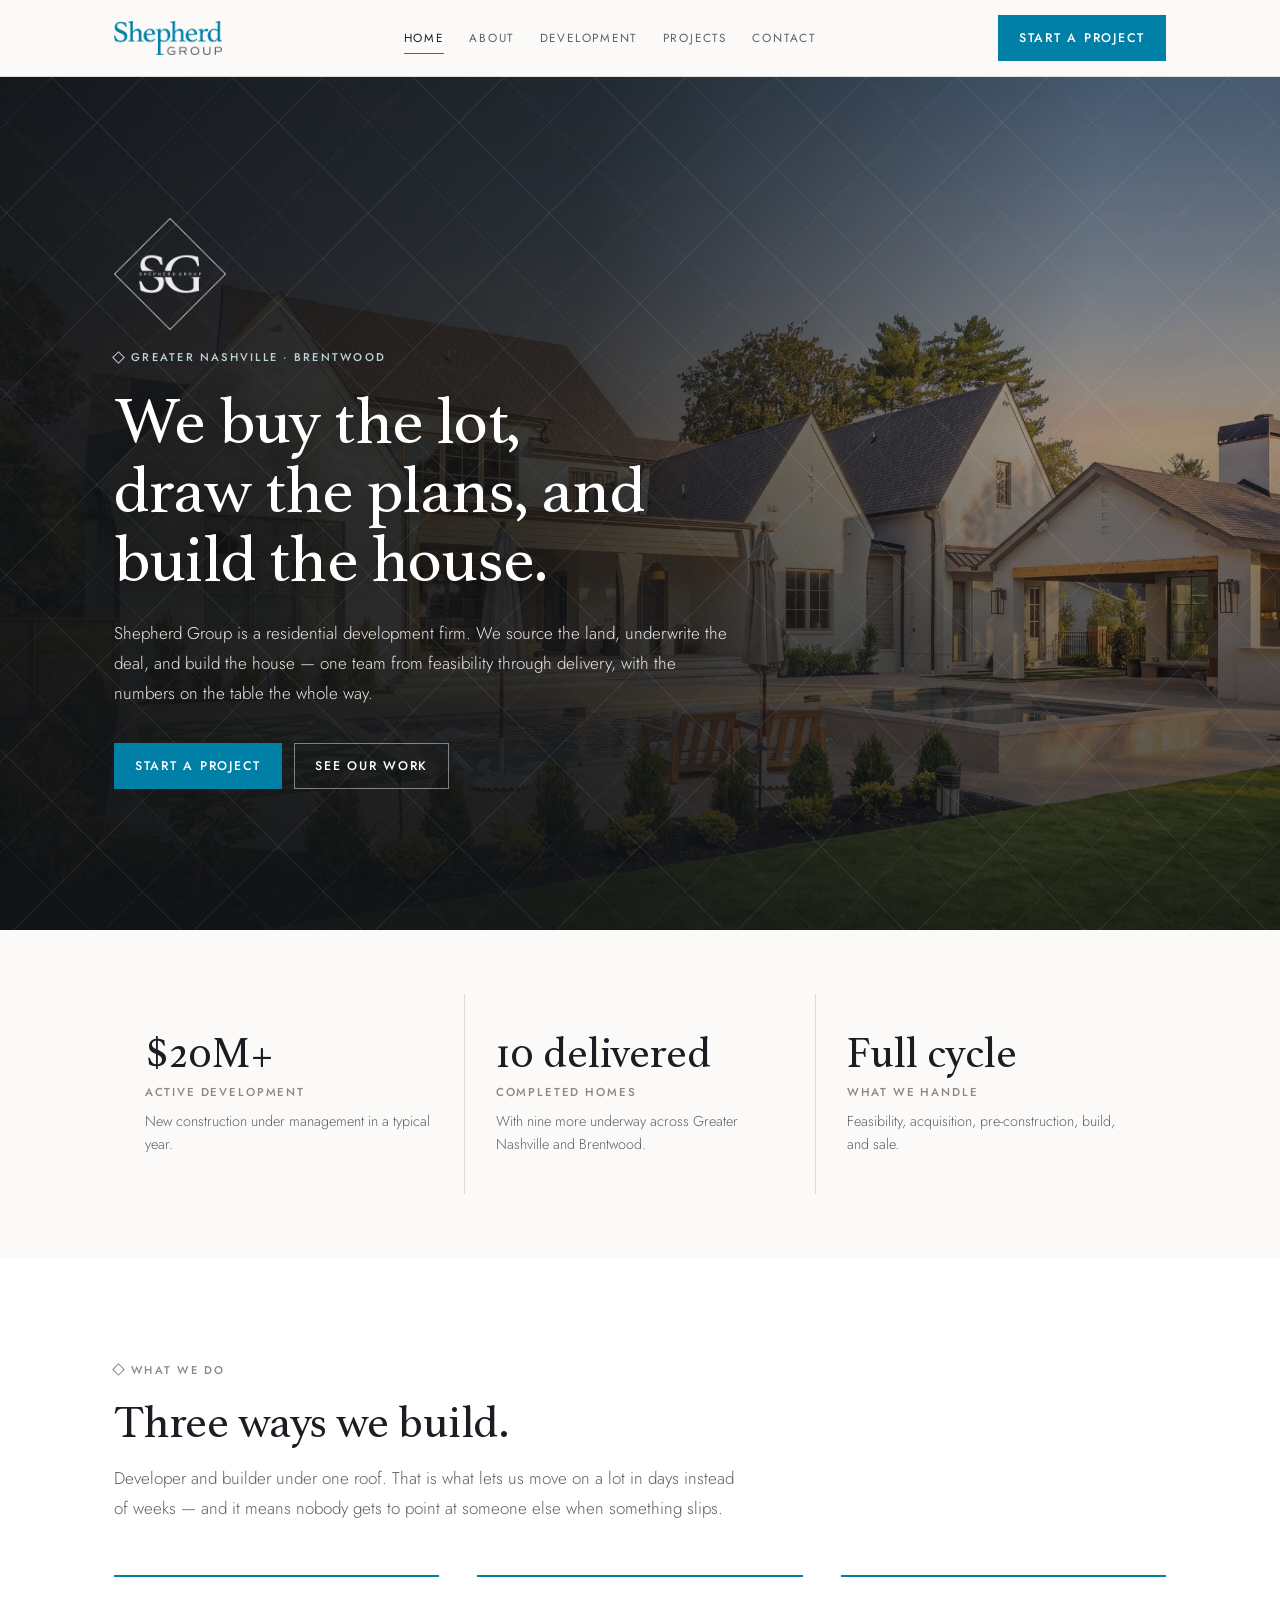
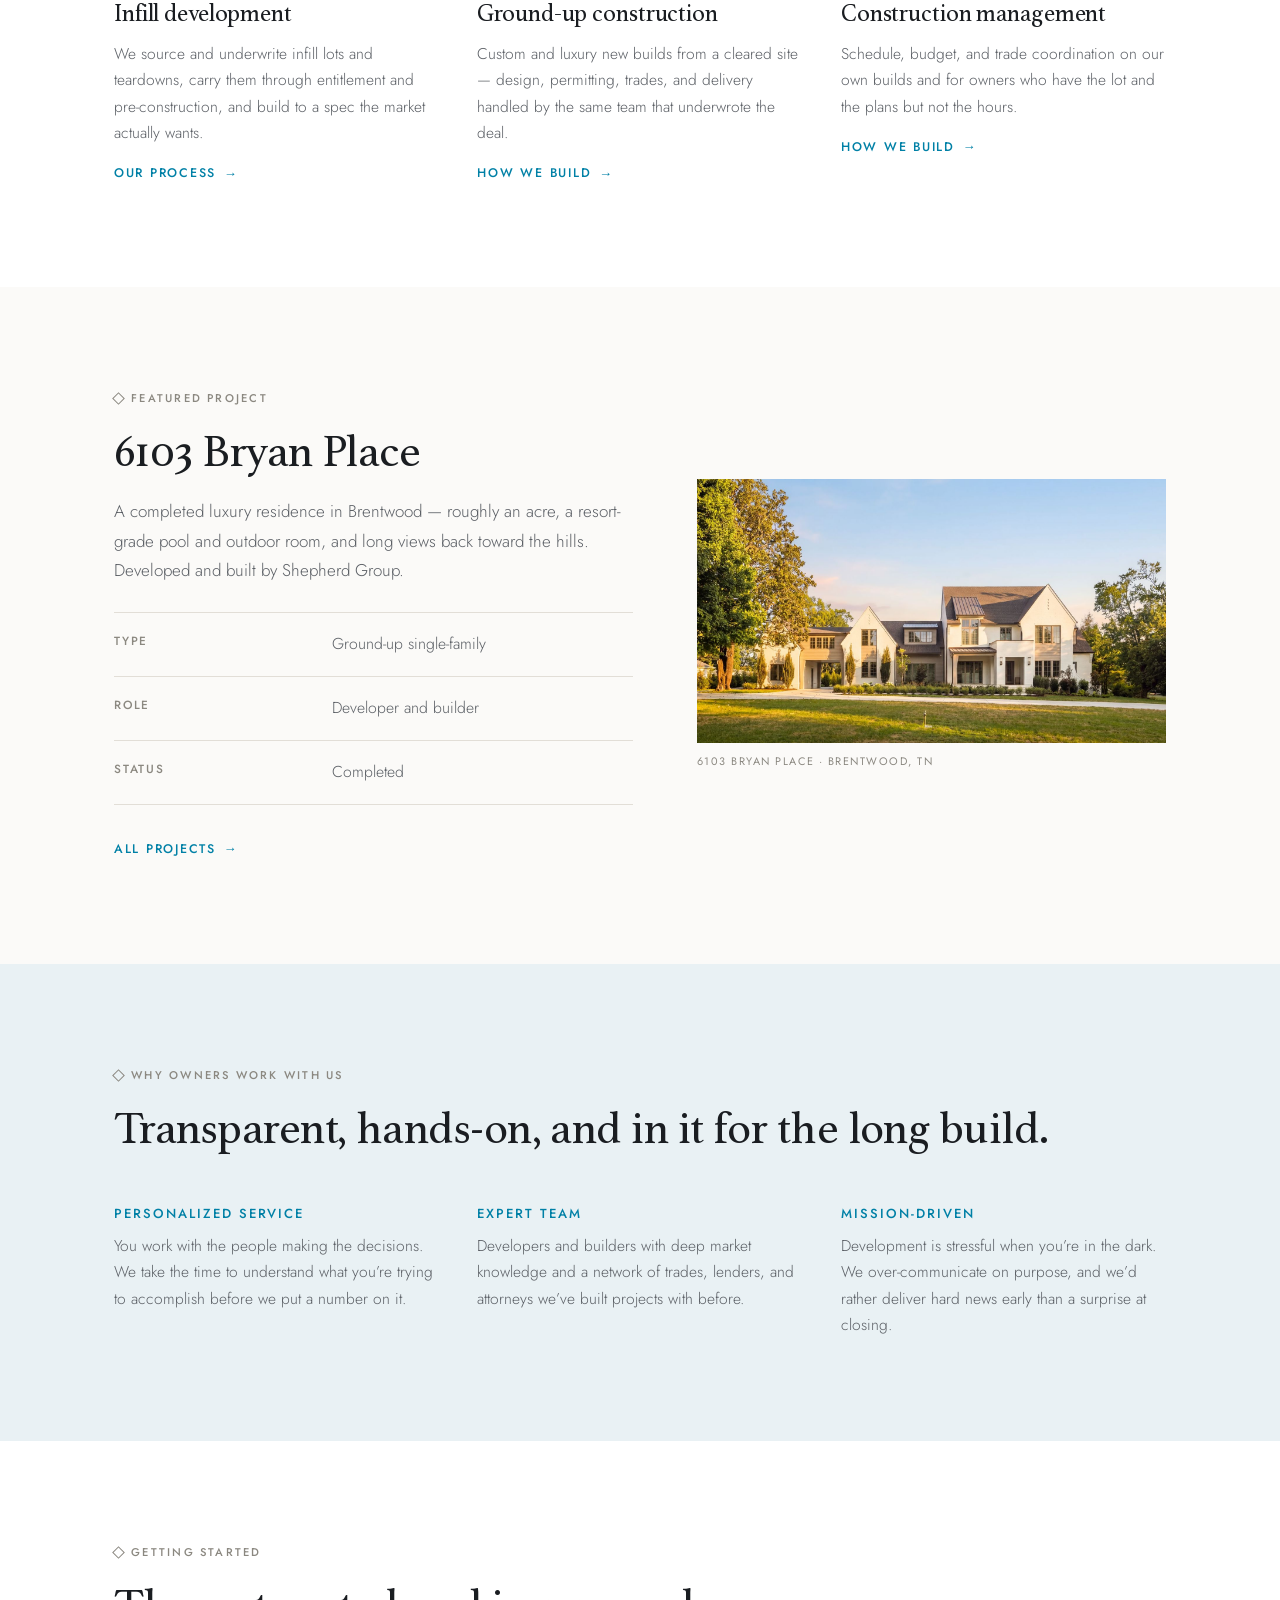
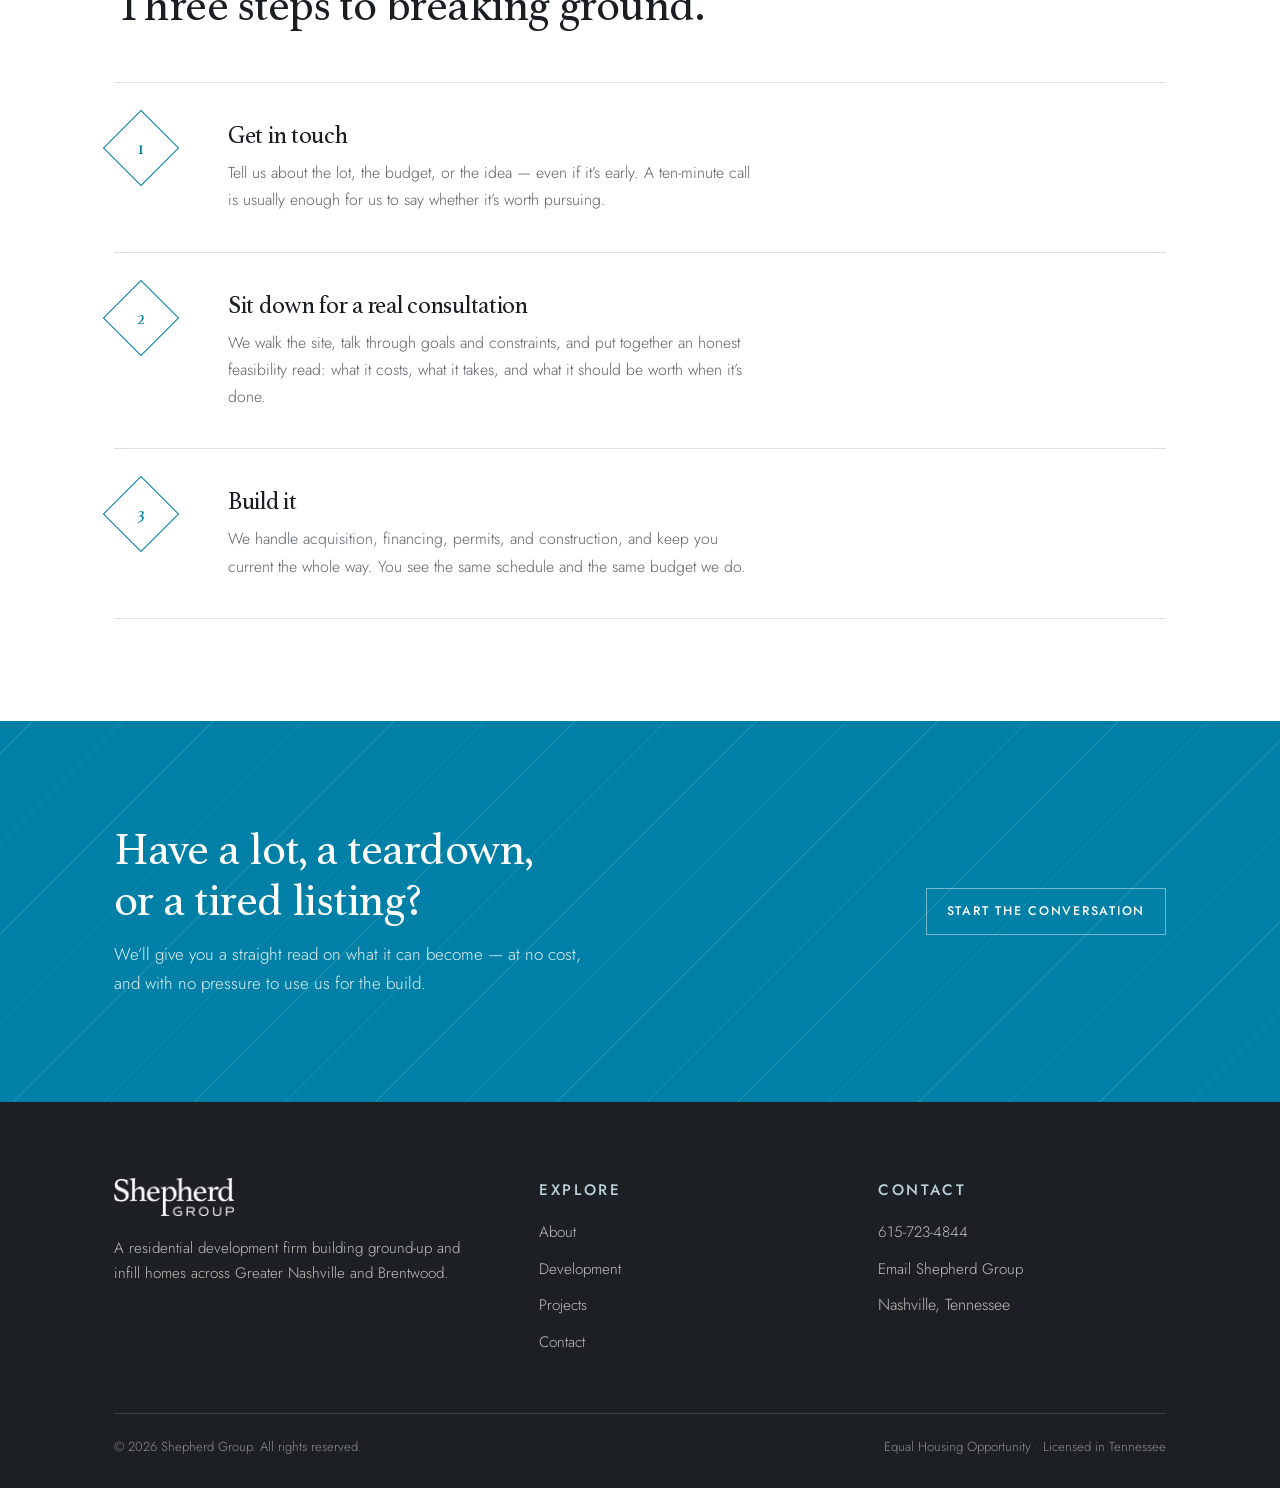
<file: index.html>
<!doctype html>
<html lang="en">
<head>
<meta charset="utf-8">
<meta name="viewport" content="width=device-width,initial-scale=1">
<title>Shepherd Group | Residential Development in Nashville &amp; Brentwood</title>
<meta name="description" content="Shepherd Group is a residential development firm building ground-up and infill homes across Greater Nashville and Brentwood, Tennessee.">
<link rel="canonical" href="https://shepherdgroupre.com/">
<meta property="og:title" content="Shepherd Group | Residential Development in Nashville &amp; Brentwood">
<meta property="og:description" content="Shepherd Group is a residential development firm building ground-up and infill homes across Greater Nashville and Brentwood, Tennessee.">
<meta property="og:type" content="website">
<meta property="og:image" content="https://shepherdgroupre.com/photos/bryan-hero.jpg">
<meta property="og:url" content="https://shepherdgroupre.com/">
<meta name="twitter:card" content="summary_large_image">
<link rel="preconnect" href="https://fonts.googleapis.com">
<link rel="preconnect" href="https://fonts.gstatic.com" crossorigin>
<link rel="stylesheet" href="https://fonts.googleapis.com/css2?family=Jost:wght@300;400;500;600&display=swap">
<link rel="stylesheet" href="styles.css">
</head>
<body>

<header class="site-head">
  <div class="head-inner">
    <a class="brand" href="index.html" aria-label="Shepherd Group — home">
      <img class="mark-light" src="assets/wordmark-ocean.png" alt="Shepherd Group">
      <img class="mark-dark" src="assets/wordmark-white.png" alt="Shepherd Group">
    </a>
    <button class="nav-toggle" id="navToggle" aria-expanded="false" aria-controls="siteNav">Menu</button>
    <nav class="nav" id="siteNav">
      <a href="index.html" aria-current="page">Home</a>
      <a href="about.html">About</a>
      <a href="development.html">Development</a>
      <a href="projects.html">Projects</a>
      <a href="contact.html">Contact</a>
    </nav>
    <div class="head-cta"><a class="btn" href="contact.html">Start a project</a></div>
  </div>
</header>



<main id="main">
  <div class="hero">
    <div class="hero-inner">
      <div class="hero-grid">
        <div>
          <img class="hero-mark" src="assets/diamond-white.png" alt="">
          <p class="eyebrow on-dark">Greater Nashville &middot; Brentwood</p>
          <h1>We buy the lot, draw the plans, and build the house.</h1>
          <p class="prose on-dark">Shepherd Group is a residential development firm. We source the land, underwrite the deal, and build the house &mdash; one team from feasibility through delivery, with the numbers on the table the whole way.</p>
          <div class="btn-row">
            <a class="btn" href="contact.html">Start a project</a>
            <a class="btn btn--on-dark" href="projects.html">See our work</a>
          </div>
        </div>
      </div>
    </div>
  </div>

  <div class="band--tight">
    <div class="wrap">
      <div class="stats">
        <div class="stat">
          <span class="stat-fig">$20M+</span>
          <span class="stat-lab">Active development</span>
          <span class="stat-note">New construction under management in a typical year.</span>
        </div>
        <div class="stat">
          <span class="stat-fig">10 delivered</span>
          <span class="stat-lab">Completed homes</span>
          <span class="stat-note">With nine more underway across Greater Nashville and Brentwood.</span>
        </div>
        <div class="stat">
          <span class="stat-fig">Full cycle</span>
          <span class="stat-lab">What we handle</span>
          <span class="stat-note">Feasibility, acquisition, pre-construction, build, and sale.</span>
        </div>
      </div>
    </div>
  </div>

  <div class="band surface">
    <div class="wrap">
      <div class="head-block">
        <p class="eyebrow">What we do</p>
        <h2>Three ways we build.</h2>
        <p class="prose">Developer and builder under one roof. That is what lets us move on a lot in days instead of weeks &mdash; and it means nobody gets to point at someone else when something slips.</p>
      </div>
      <div class="cols cols-3">
        <div class="pillar">
          <h3>Infill development</h3>
          <p>We source and underwrite infill lots and teardowns, carry them through entitlement and pre-construction, and build to a spec the market actually wants.</p>
          <a class="textlink" href="development.html">Our process</a>
        </div>
        <div class="pillar">
          <h3>Ground-up construction</h3>
          <p>Custom and luxury new builds from a cleared site &mdash; design, permitting, trades, and delivery handled by the same team that underwrote the deal.</p>
          <a class="textlink" href="development.html">How we build</a>
        </div>
        <div class="pillar">
          <h3>Construction management</h3>
          <p>Schedule, budget, and trade coordination on our own builds and for owners who have the lot and the plans but not the hours.</p>
          <a class="textlink" href="development.html">How we build</a>
        </div>
      </div>
    </div>
  </div>

  <div class="band">
    <div class="wrap">
      <div class="split">
        <div>
          <p class="eyebrow">Featured project</p>
          <h2 style="margin-block:18px 20px">6103 Bryan Place</h2>
          <p class="prose">A completed luxury residence in Brentwood &mdash; roughly an acre, a resort-grade pool and outdoor room, and long views back toward the hills. Developed and built by Shepherd Group.</p>
          <dl style="margin:26px 0 30px">
            <div class="spec"><dt>Type</dt><dd>Ground-up single-family</dd></div>
            <div class="spec"><dt>Role</dt><dd>Developer and builder</dd></div>
            <div class="spec"><dt>Status</dt><dd>Completed</dd></div>
          </dl>
          <a class="textlink" href="projects.html">All projects</a>
        </div>
        <div>
          <figure class="ph">
            <img class="shot shot--wide" src="photos/bryan-front.jpg" alt="6103 Bryan Place, Brentwood — front elevation at golden hour" loading="lazy">
            <figcaption>6103 Bryan Place &middot; Brentwood, TN</figcaption>
          </figure>
        </div>
      </div>
    </div>
  </div>

  <div class="band surface-tint">
    <div class="wrap">
      <div class="head-block">
        <p class="eyebrow">Why owners work with us</p>
        <h2>Transparent, hands-on, and in it for the long build.</h2>
      </div>
      <div class="cols cols-3">
        <div class="feature">
          <h4>Personalized service</h4>
          <p>You work with the people making the decisions. We take the time to understand what you&rsquo;re trying to accomplish before we put a number on it.</p>
        </div>
        <div class="feature">
          <h4>Expert team</h4>
          <p>Developers and builders with deep market knowledge and a network of trades, lenders, and attorneys we&rsquo;ve built projects with before.</p>
        </div>
        <div class="feature">
          <h4>Mission-driven</h4>
          <p>Development is stressful when you&rsquo;re in the dark. We over-communicate on purpose, and we&rsquo;d rather deliver hard news early than a surprise at closing.</p>
        </div>
      </div>
    </div>
  </div>

  <div class="band surface">
    <div class="wrap">
      <div class="head-block">
        <p class="eyebrow">Getting started</p>
        <h2>Three steps to breaking ground.</h2>
      </div>
      <div class="steps">
        <div class="step">
          <div class="step-num"><span>1</span></div>
          <div>
            <h3>Get in touch</h3>
            <p>Tell us about the lot, the budget, or the idea &mdash; even if it&rsquo;s early. A ten-minute call is usually enough for us to say whether it&rsquo;s worth pursuing.</p>
          </div>
        </div>
        <div class="step">
          <div class="step-num"><span>2</span></div>
          <div>
            <h3>Sit down for a real consultation</h3>
            <p>We walk the site, talk through goals and constraints, and put together an honest feasibility read: what it costs, what it takes, and what it should be worth when it&rsquo;s done.</p>
          </div>
        </div>
        <div class="step">
          <div class="step-num"><span>3</span></div>
          <div>
            <h3>Build it</h3>
            <p>We handle acquisition, financing, permits, and construction, and keep you current the whole way. You see the same schedule and the same budget we do.</p>
          </div>
        </div>
      </div>
    </div>
  </div>

  <div class="band ocean-band">
    <div class="wrap">
      <div class="cta-row">
        <div>
          <h2>Have a lot, a teardown, or a tired listing?</h2>
          <p class="prose" style="margin-top:14px">We&rsquo;ll give you a straight read on what it can become &mdash; at no cost, and with no pressure to use us for the build.</p>
        </div>
        <a class="btn btn--on-dark" href="contact.html">Start the conversation</a>
      </div>
    </div>
  </div>
</main>

<footer class="site-foot">
  <div class="wrap">
    <div class="foot-grid">
      <div>
        <img class="foot-mark" src="assets/wordmark-white.png" alt="Shepherd Group">
        <p>A residential development firm building ground-up and infill homes across Greater Nashville and Brentwood.</p>
      </div>
      <div>
        <p class="foot-h">Explore</p>
        <ul class="foot-links">
          <li><a href="about.html">About</a></li>
          <li><a href="development.html">Development</a></li>
          <li><a href="projects.html">Projects</a></li>
          <li><a href="contact.html">Contact</a></li>
        </ul>
      </div>
      <div>
        <p class="foot-h">Contact</p>
        <ul class="foot-links">
          <li><a href="tel:+16157234844">615-723-4844</a></li>
          <li><a href="mailto:blake.barker@shepherdgroupre.com">Email Shepherd Group</a></li>
          <li>Nashville, Tennessee</li>
        </ul>
      </div>
    </div>
    <div class="foot-base">
      <span>&copy; 2026 Shepherd Group. All rights reserved.</span>
      <span>Equal Housing Opportunity &middot; Licensed in Tennessee</span>
    </div>
  </div>
</footer>

<script>
(function(){
  var nav=document.getElementById("siteNav"), toggle=document.getElementById("navToggle");
  if(toggle&&nav){
    toggle.addEventListener("click",function(){
      var open=nav.classList.toggle("open");
      toggle.setAttribute("aria-expanded",open?"true":"false");
    });
  }
  var form=document.getElementById("contactForm"), status=document.getElementById("formStatus");
  if(form&&status){
    form.addEventListener("submit",function(e){
      e.preventDefault();
      status.textContent="This form isn't connected yet. In the meantime, call 615-723-4844 or email blake.barker@shepherdgroupre.com.";
      status.classList.add("show");
    });
  }
})();
</script>
</body>
</html>
</file>
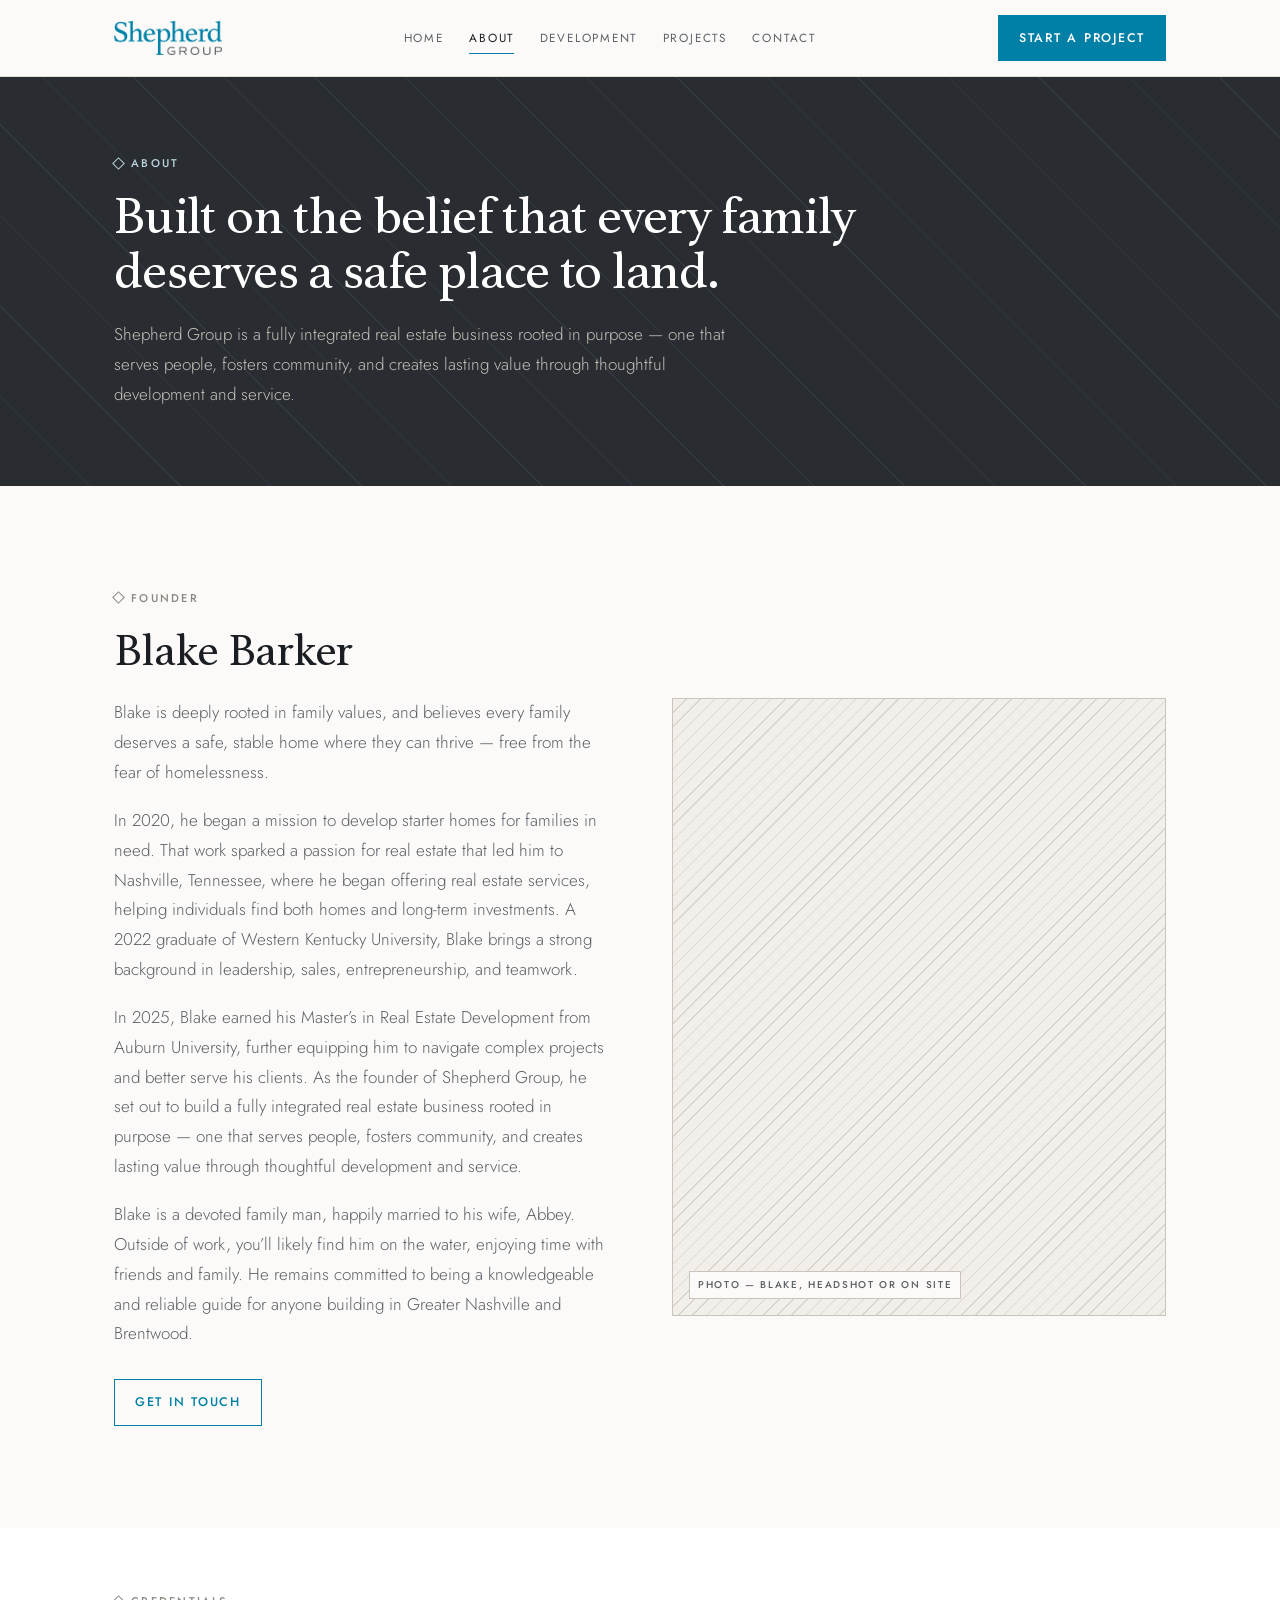
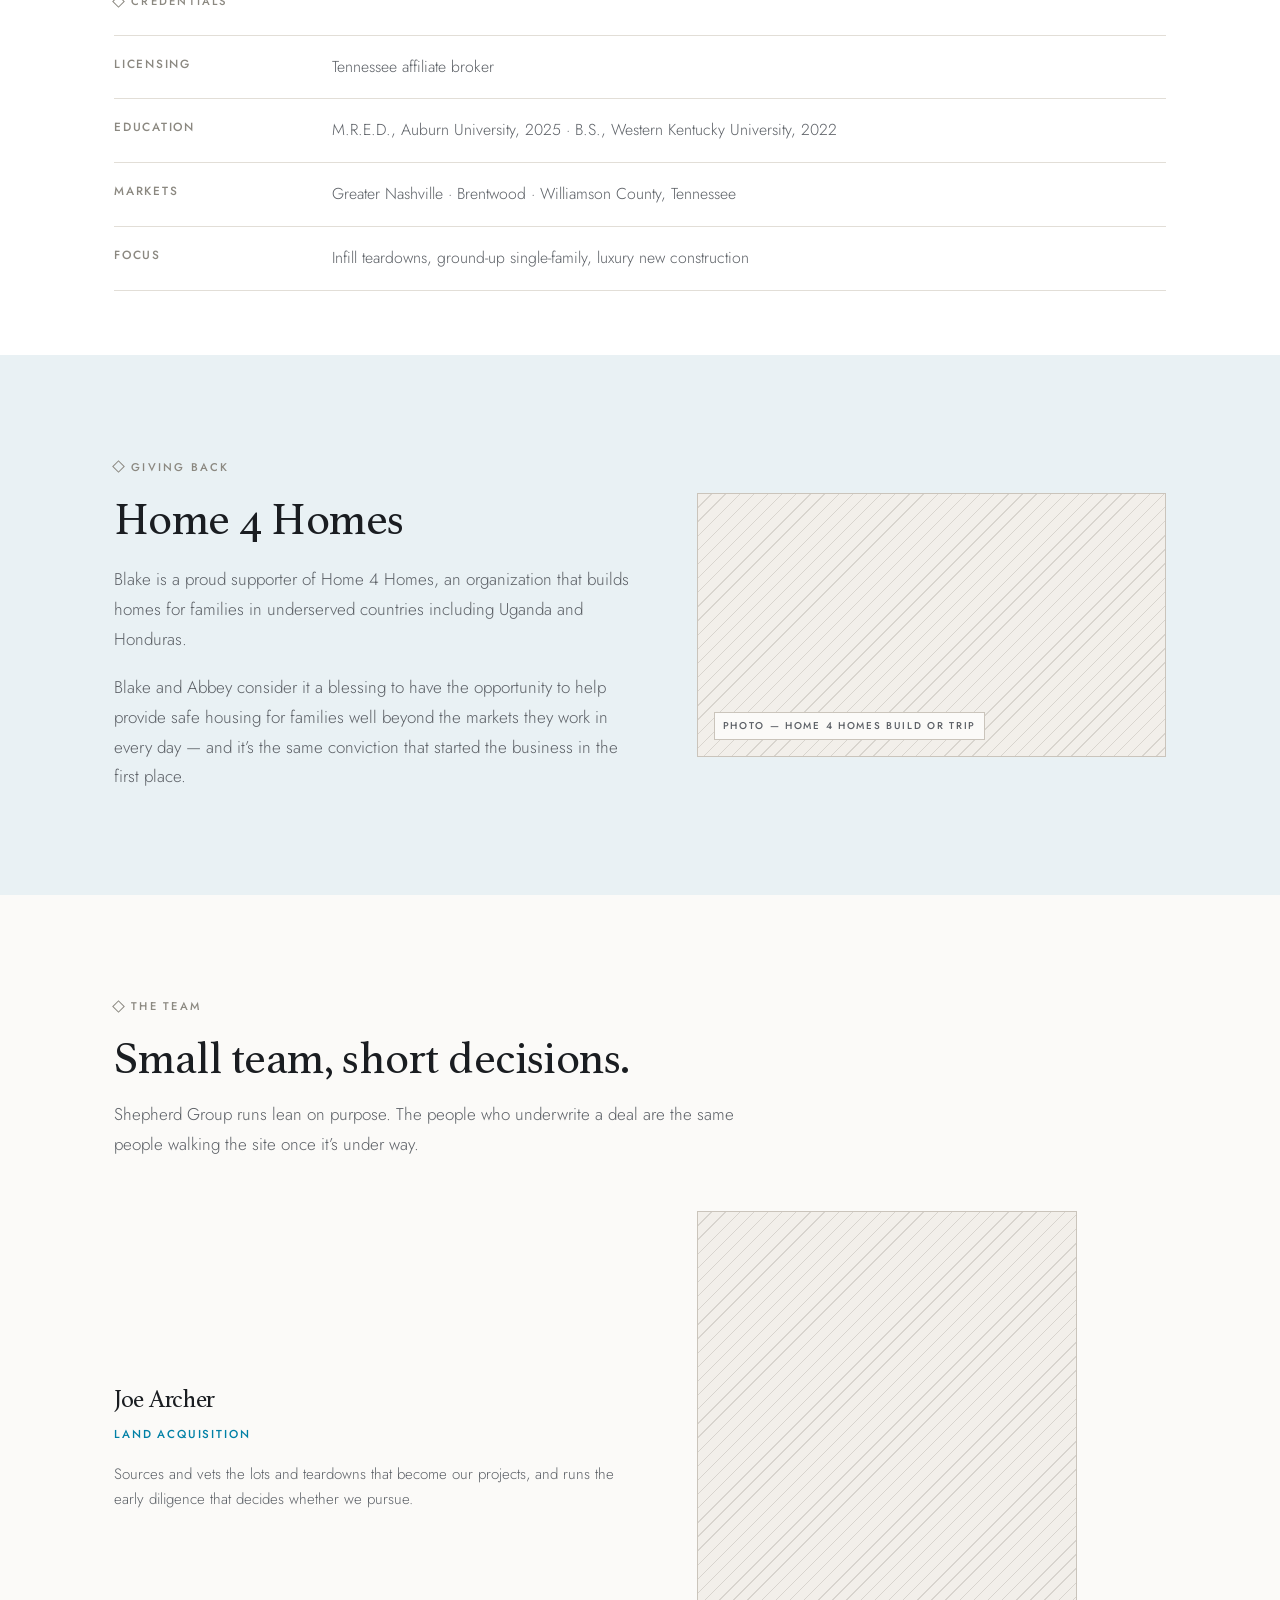
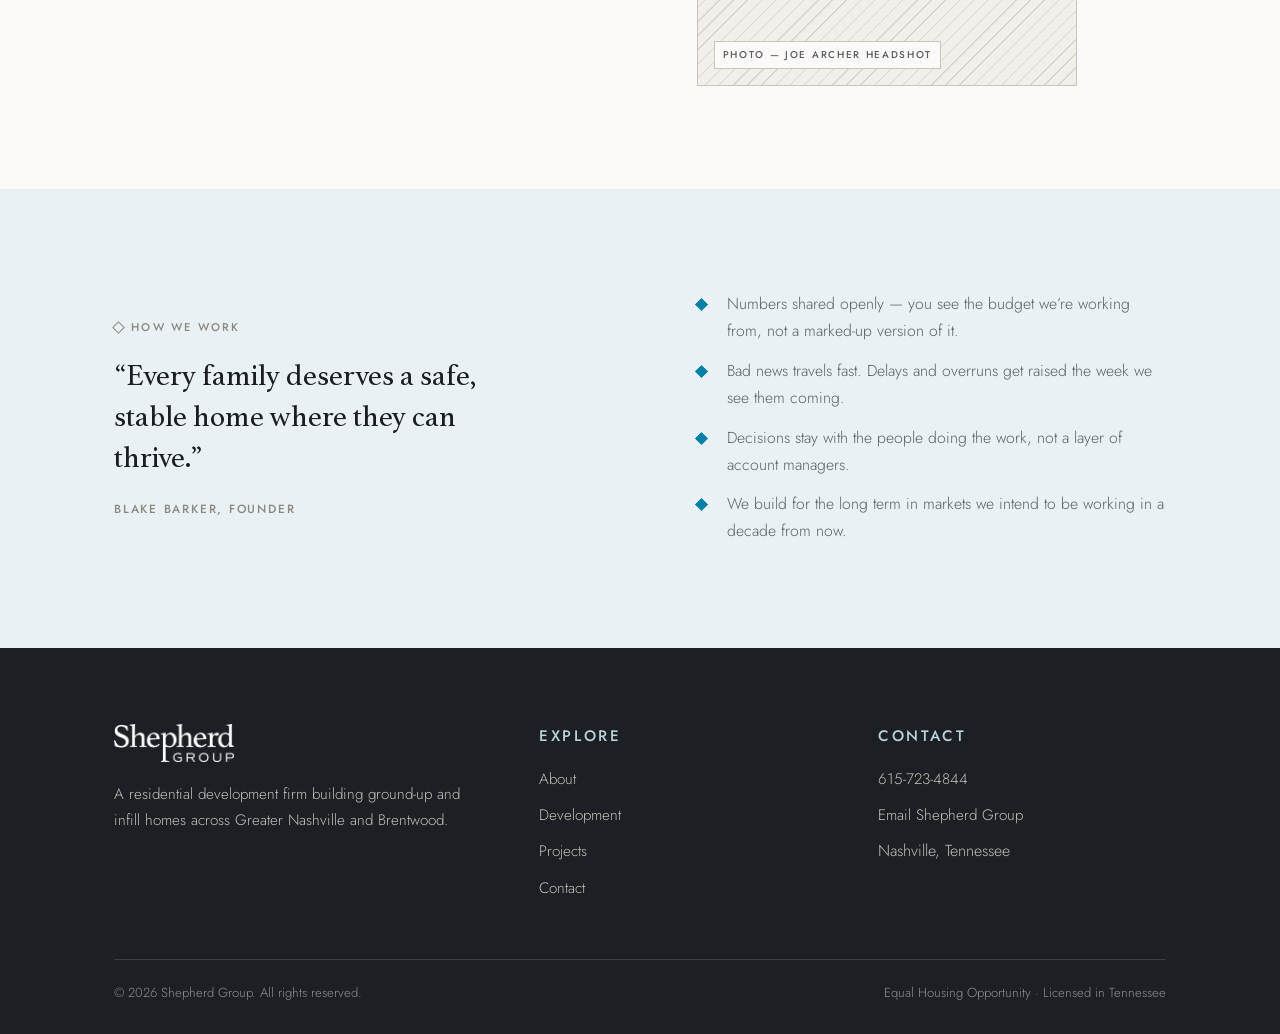
<file: about.html>
<!doctype html>
<html lang="en">
<head>
<meta charset="utf-8">
<meta name="viewport" content="width=device-width,initial-scale=1">
<title>About Blake Barker | Shepherd Group</title>
<meta name="description" content="Blake Barker founded Shepherd Group on the belief that every family deserves a safe, stable home. Nashville-based residential development.">
<link rel="canonical" href="https://shepherdgroupre.com/about.html">
<meta property="og:title" content="About Blake Barker | Shepherd Group">
<meta property="og:description" content="Blake Barker founded Shepherd Group on the belief that every family deserves a safe, stable home. Nashville-based residential development.">
<meta property="og:type" content="website">
<meta property="og:image" content="https://shepherdgroupre.com/photos/bryan-hero.jpg">
<meta property="og:url" content="https://shepherdgroupre.com/about.html">
<meta name="twitter:card" content="summary_large_image">
<link rel="preconnect" href="https://fonts.googleapis.com">
<link rel="preconnect" href="https://fonts.gstatic.com" crossorigin>
<link rel="stylesheet" href="https://fonts.googleapis.com/css2?family=Jost:wght@300;400;500;600&display=swap">
<link rel="stylesheet" href="styles.css">
</head>
<body>

<header class="site-head">
  <div class="head-inner">
    <a class="brand" href="index.html" aria-label="Shepherd Group — home">
      <img class="mark-light" src="assets/wordmark-ocean.png" alt="Shepherd Group">
      <img class="mark-dark" src="assets/wordmark-white.png" alt="Shepherd Group">
    </a>
    <button class="nav-toggle" id="navToggle" aria-expanded="false" aria-controls="siteNav">Menu</button>
    <nav class="nav" id="siteNav">
      <a href="index.html">Home</a>
      <a href="about.html" aria-current="page">About</a>
      <a href="development.html">Development</a>
      <a href="projects.html">Projects</a>
      <a href="contact.html">Contact</a>
    </nav>
    <div class="head-cta"><a class="btn" href="contact.html">Start a project</a></div>
  </div>
</header>



<main id="main">
  <div class="page-hero">
    <div class="wrap">
      <p class="eyebrow on-dark">About</p>
      <h1>Built on the belief that every family deserves a safe place to land.</h1>
      <p class="prose on-dark">Shepherd Group is a fully integrated real estate business rooted in purpose &mdash; one that serves people, fosters community, and creates lasting value through thoughtful development and service.</p>
    </div>
  </div>

  <div class="band">
    <div class="wrap">
      <div class="split split--text-first">
        <div>
          <p class="eyebrow">Founder</p>
          <h2 style="margin-block:18px 22px">Blake Barker</h2>
          <p class="prose">Blake is deeply rooted in family values, and believes every family deserves a safe, stable home where they can thrive &mdash; free from the fear of homelessness.</p>
          <p class="prose">In 2020, he began a mission to develop starter homes for families in need. That work sparked a passion for real estate that led him to Nashville, Tennessee, where he began offering real estate services, helping individuals find both homes and long-term investments. A 2022 graduate of Western Kentucky University, Blake brings a strong background in leadership, sales, entrepreneurship, and teamwork.</p>
          <p class="prose">In 2025, Blake earned his Master&rsquo;s in Real Estate Development from Auburn University, further equipping him to navigate complex projects and better serve his clients. As the founder of Shepherd Group, he set out to build a fully integrated real estate business rooted in purpose &mdash; one that serves people, fosters community, and creates lasting value through thoughtful development and service.</p>
          <p class="prose">Blake is a devoted family man, happily married to his wife, Abbey. Outside of work, you&rsquo;ll likely find him on the water, enjoying time with friends and family. He remains committed to being a knowledgeable and reliable guide for anyone building in Greater Nashville and Brentwood.</p>
          <div class="btn-row" style="margin-top:30px">
            <a class="btn btn--ghost" href="contact.html">Get in touch</a>
          </div>
        </div>
        <div>
          <div class="slot slot--portrait"><span class="slot-tag">Photo &mdash; Blake, headshot or on site</span></div>
        </div>
      </div>
    </div>
  </div>

  <div class="band--tight surface">
    <div class="wrap">
      <p class="eyebrow" style="margin-bottom:24px">Credentials</p>
      <dl style="margin:0">
        <div class="spec"><dt>Licensing</dt><dd>Tennessee affiliate broker</dd></div>
        <div class="spec"><dt>Education</dt><dd>M.R.E.D., Auburn University, 2025 &middot; B.S., Western Kentucky University, 2022</dd></div>
        <div class="spec"><dt>Markets</dt><dd>Greater Nashville &middot; Brentwood &middot; Williamson County, Tennessee</dd></div>
        <div class="spec"><dt>Focus</dt><dd>Infill teardowns, ground-up single-family, luxury new construction</dd></div>
      </dl>
    </div>
  </div>

  <div class="band surface-tint">
    <div class="wrap">
      <div class="split">
        <div>
          <p class="eyebrow">Giving back</p>
          <h2 style="margin-block:18px 20px">Home 4 Homes</h2>
          <p class="prose">Blake is a proud supporter of Home 4 Homes, an organization that builds homes for families in underserved countries including Uganda and Honduras.</p>
          <p class="prose">Blake and Abbey consider it a blessing to have the opportunity to help provide safe housing for families well beyond the markets they work in every day &mdash; and it&rsquo;s the same conviction that started the business in the first place.</p>
        </div>
        <div>
          <div class="slot slot--wide"><span class="slot-tag">Photo &mdash; Home 4 Homes build or trip</span></div>
        </div>
      </div>
    </div>
  </div>

  <div class="band">
    <div class="wrap">
      <div class="head-block">
        <p class="eyebrow">The team</p>
        <h2>Small team, short decisions.</h2>
        <p class="prose">Shepherd Group runs lean on purpose. The people who underwrite a deal are the same people walking the site once it&rsquo;s under way.</p>
      </div>
      <div class="split">
        <div class="person" style="gap:18px">
          <div>
            <h3>Joe Archer</h3>
            <p class="role" style="margin-top:10px">Land acquisition</p>
          </div>
          <p class="prose" style="margin:0">Sources and vets the lots and teardowns that become our projects, and runs the early diligence that decides whether we pursue.</p>
        </div>
        <div>
          <div class="slot slot--portrait" style="max-width:380px"><span class="slot-tag">Photo &mdash; Joe Archer headshot</span></div>
        </div>
      </div>
    </div>
  </div>

  <div class="band surface-tint">
    <div class="wrap">
      <div class="split">
        <div class="quote">
          <p class="eyebrow">How we work</p>
          <blockquote>&ldquo;Every family deserves a safe, stable home where they can thrive.&rdquo;</blockquote>
          <p class="attrib">Blake Barker, Founder</p>
        </div>
        <div>
          <ul class="ticks">
            <li>Numbers shared openly &mdash; you see the budget we&rsquo;re working from, not a marked-up version of it.</li>
            <li>Bad news travels fast. Delays and overruns get raised the week we see them coming.</li>
            <li>Decisions stay with the people doing the work, not a layer of account managers.</li>
            <li>We build for the long term in markets we intend to be working in a decade from now.</li>
          </ul>
        </div>
      </div>
    </div>
  </div>
</main>

<footer class="site-foot">
  <div class="wrap">
    <div class="foot-grid">
      <div>
        <img class="foot-mark" src="assets/wordmark-white.png" alt="Shepherd Group">
        <p>A residential development firm building ground-up and infill homes across Greater Nashville and Brentwood.</p>
      </div>
      <div>
        <p class="foot-h">Explore</p>
        <ul class="foot-links">
          <li><a href="about.html">About</a></li>
          <li><a href="development.html">Development</a></li>
          <li><a href="projects.html">Projects</a></li>
          <li><a href="contact.html">Contact</a></li>
        </ul>
      </div>
      <div>
        <p class="foot-h">Contact</p>
        <ul class="foot-links">
          <li><a href="tel:+16157234844">615-723-4844</a></li>
          <li><a href="mailto:blake.barker@shepherdgroupre.com">Email Shepherd Group</a></li>
          <li>Nashville, Tennessee</li>
        </ul>
      </div>
    </div>
    <div class="foot-base">
      <span>&copy; 2026 Shepherd Group. All rights reserved.</span>
      <span>Equal Housing Opportunity &middot; Licensed in Tennessee</span>
    </div>
  </div>
</footer>

<script>
(function(){
  var nav=document.getElementById("siteNav"), toggle=document.getElementById("navToggle");
  if(toggle&&nav){
    toggle.addEventListener("click",function(){
      var open=nav.classList.toggle("open");
      toggle.setAttribute("aria-expanded",open?"true":"false");
    });
  }
  var form=document.getElementById("contactForm"), status=document.getElementById("formStatus");
  if(form&&status){
    form.addEventListener("submit",function(e){
      e.preventDefault();
      status.textContent="This form isn't connected yet. In the meantime, call 615-723-4844 or email blake.barker@shepherdgroupre.com.";
      status.classList.add("show");
    });
  }
})();
</script>
</body>
</html>
</file>
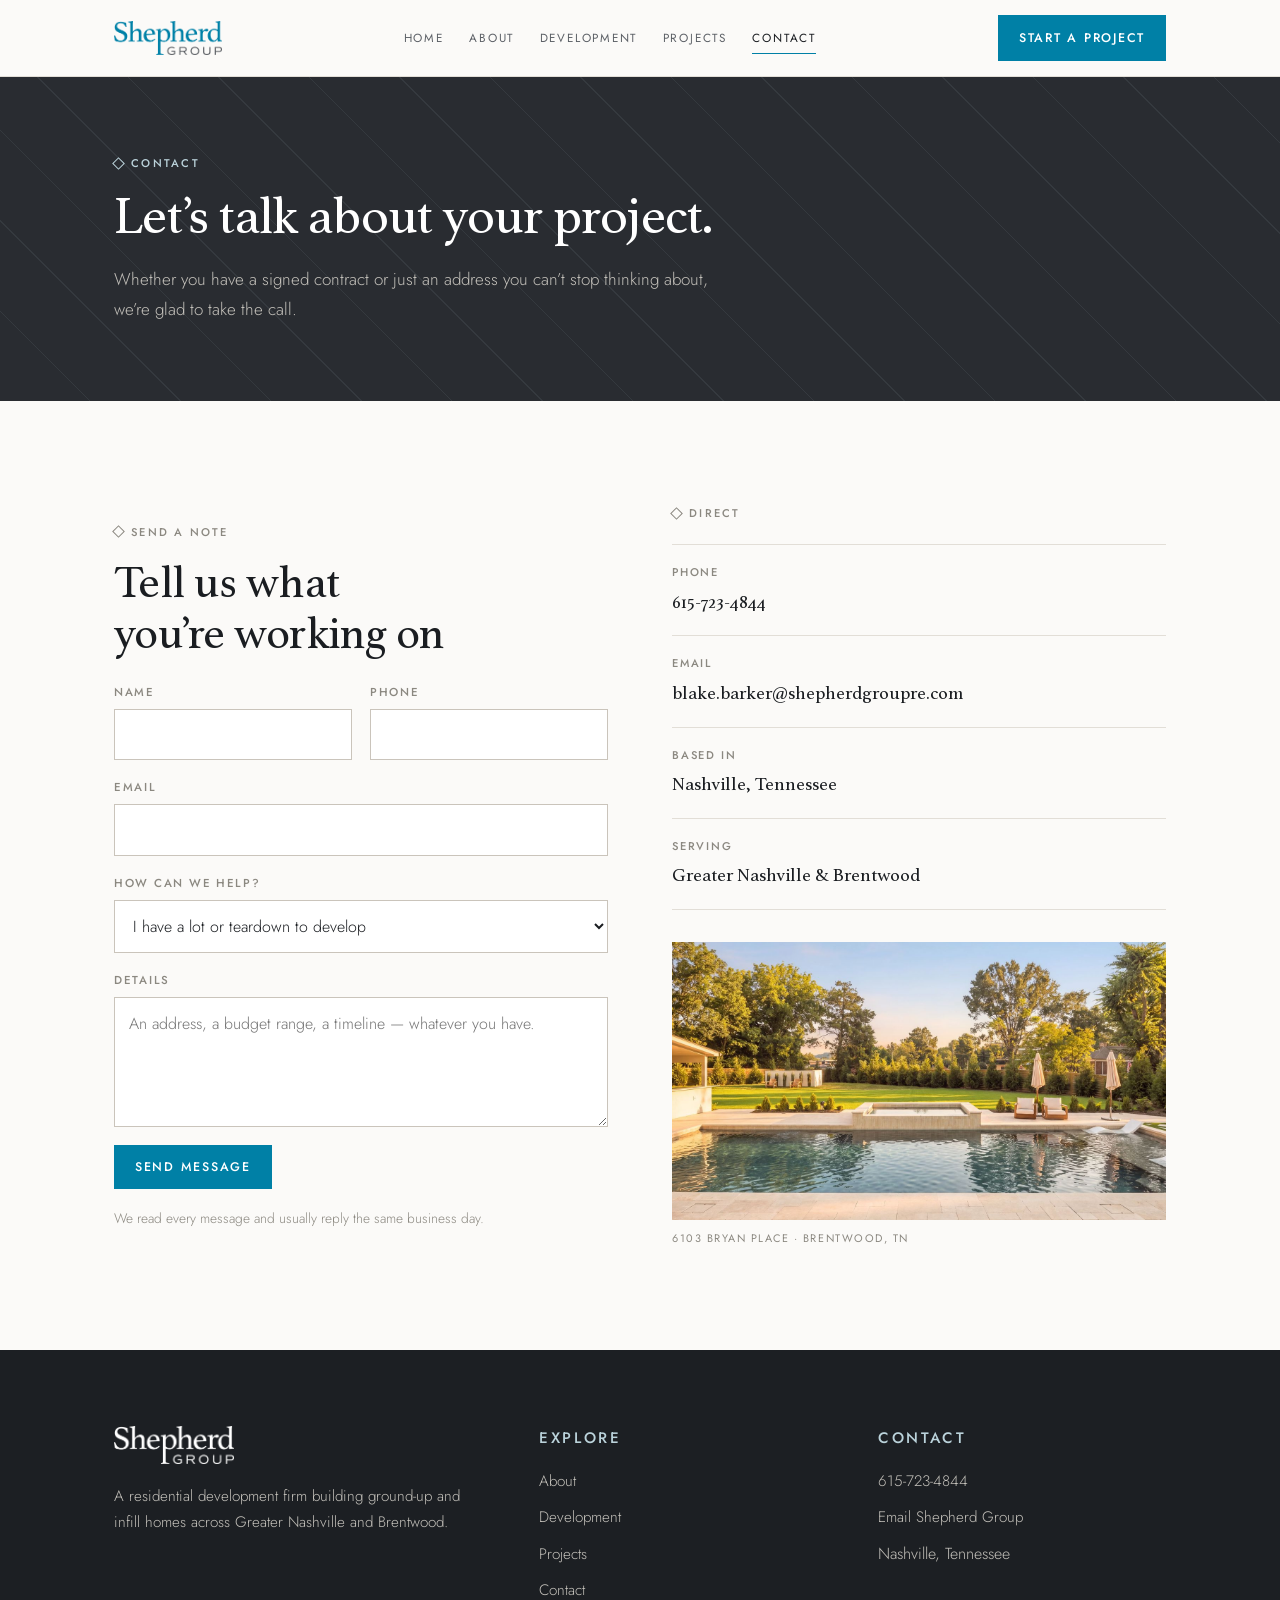
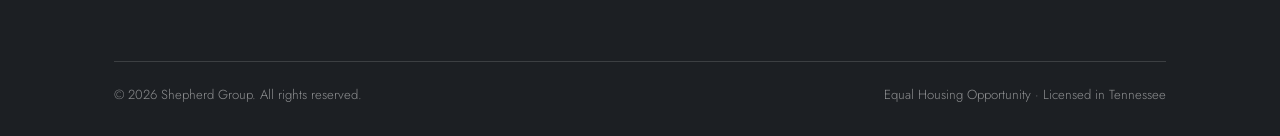
<file: contact.html>
<!doctype html>
<html lang="en">
<head>
<meta charset="utf-8">
<meta name="viewport" content="width=device-width,initial-scale=1">
<title>Contact | Shepherd Group</title>
<meta name="description" content="Tell us about your lot, teardown or build. Shepherd Group develops residential property across Greater Nashville and Brentwood.">
<link rel="canonical" href="https://shepherdgroupre.com/contact.html">
<meta property="og:title" content="Contact | Shepherd Group">
<meta property="og:description" content="Tell us about your lot, teardown or build. Shepherd Group develops residential property across Greater Nashville and Brentwood.">
<meta property="og:type" content="website">
<meta property="og:image" content="https://shepherdgroupre.com/photos/bryan-hero.jpg">
<meta property="og:url" content="https://shepherdgroupre.com/contact.html">
<meta name="twitter:card" content="summary_large_image">
<link rel="preconnect" href="https://fonts.googleapis.com">
<link rel="preconnect" href="https://fonts.gstatic.com" crossorigin>
<link rel="stylesheet" href="https://fonts.googleapis.com/css2?family=Jost:wght@300;400;500;600&display=swap">
<link rel="stylesheet" href="styles.css">
</head>
<body>

<header class="site-head">
  <div class="head-inner">
    <a class="brand" href="index.html" aria-label="Shepherd Group — home">
      <img class="mark-light" src="assets/wordmark-ocean.png" alt="Shepherd Group">
      <img class="mark-dark" src="assets/wordmark-white.png" alt="Shepherd Group">
    </a>
    <button class="nav-toggle" id="navToggle" aria-expanded="false" aria-controls="siteNav">Menu</button>
    <nav class="nav" id="siteNav">
      <a href="index.html">Home</a>
      <a href="about.html">About</a>
      <a href="development.html">Development</a>
      <a href="projects.html">Projects</a>
      <a href="contact.html" aria-current="page">Contact</a>
    </nav>
    <div class="head-cta"><a class="btn" href="contact.html">Start a project</a></div>
  </div>
</header>



<main id="main">
  <div class="page-hero">
    <div class="wrap">
      <p class="eyebrow on-dark">Contact</p>
      <h1>Let&rsquo;s talk about your project.</h1>
      <p class="prose on-dark">Whether you have a signed contract or just an address you can&rsquo;t stop thinking about, we&rsquo;re glad to take the call.</p>
    </div>
  </div>

  <div class="band">
    <div class="wrap">
      <div class="split split--text-first">
        <div>
          <p class="eyebrow">Send a note</p>
          <h2 style="margin-block:16px 24px">Tell us what you&rsquo;re working on</h2>
          <form class="form" id="contactForm" novalidate>
            <div class="field-row">
              <div class="field">
                <label for="cf-name">Name</label>
                <input id="cf-name" name="name" type="text" autocomplete="name">
              </div>
              <div class="field">
                <label for="cf-phone">Phone</label>
                <input id="cf-phone" name="phone" type="tel" autocomplete="tel">
              </div>
            </div>
            <div class="field">
              <label for="cf-email">Email</label>
              <input id="cf-email" name="email" type="email" autocomplete="email">
            </div>
            <div class="field">
              <label for="cf-topic">How can we help?</label>
              <select id="cf-topic" name="topic">
                <option>I have a lot or teardown to develop</option>
                <option>I want to buy a home</option>
                <option>I want to sell a property</option>
                <option>I need construction management</option>
                <option>Investment or partnership</option>
                <option>Something else</option>
              </select>
            </div>
            <div class="field">
              <label for="cf-message">Details</label>
              <textarea id="cf-message" name="message" placeholder="An address, a budget range, a timeline &mdash; whatever you have."></textarea>
            </div>
            <div class="btn-row">
              <button class="btn" type="submit">Send message</button>
            </div>
            <p class="form-status" id="formStatus"></p>
            <p class="form-note">We read every message and usually reply the same business day.</p>
          </form>
        </div>
        <div>
          <p class="eyebrow">Direct</p>
          <div class="contact-list" style="margin-top:22px">
            <div class="contact-item">
              <span class="k">Phone</span>
              <span class="v"><a href="tel:+16157234844">615-723-4844</a></span>
            </div>
            <div class="contact-item">
              <span class="k">Email</span>
              <span class="v"><a href="mailto:blake.barker@shepherdgroupre.com">blake.barker@shepherdgroupre.com</a></span>
            </div>
            <div class="contact-item">
              <span class="k">Based in</span>
              <span class="v">Nashville, Tennessee</span>
            </div>
            <div class="contact-item">
              <span class="k">Serving</span>
              <span class="v">Greater Nashville &amp; Brentwood</span>
            </div>
          </div>
          <figure class="ph" style="margin-top:32px">
            <img class="shot shot--wide" src="photos/bryan-pool.jpg" alt="Pool and rear lawn at dusk at a completed Shepherd Group residence" loading="lazy">
            <figcaption>6103 Bryan Place &middot; Brentwood, TN</figcaption>
          </figure>
        </div>
      </div>
    </div>
  </div>
</main>

<footer class="site-foot">
  <div class="wrap">
    <div class="foot-grid">
      <div>
        <img class="foot-mark" src="assets/wordmark-white.png" alt="Shepherd Group">
        <p>A residential development firm building ground-up and infill homes across Greater Nashville and Brentwood.</p>
      </div>
      <div>
        <p class="foot-h">Explore</p>
        <ul class="foot-links">
          <li><a href="about.html">About</a></li>
          <li><a href="development.html">Development</a></li>
          <li><a href="projects.html">Projects</a></li>
          <li><a href="contact.html">Contact</a></li>
        </ul>
      </div>
      <div>
        <p class="foot-h">Contact</p>
        <ul class="foot-links">
          <li><a href="tel:+16157234844">615-723-4844</a></li>
          <li><a href="mailto:blake.barker@shepherdgroupre.com">Email Shepherd Group</a></li>
          <li>Nashville, Tennessee</li>
        </ul>
      </div>
    </div>
    <div class="foot-base">
      <span>&copy; 2026 Shepherd Group. All rights reserved.</span>
      <span>Equal Housing Opportunity &middot; Licensed in Tennessee</span>
    </div>
  </div>
</footer>

<script>
(function(){
  var nav=document.getElementById("siteNav"), toggle=document.getElementById("navToggle");
  if(toggle&&nav){
    toggle.addEventListener("click",function(){
      var open=nav.classList.toggle("open");
      toggle.setAttribute("aria-expanded",open?"true":"false");
    });
  }
  var form=document.getElementById("contactForm"), status=document.getElementById("formStatus");
  if(form&&status){
    form.addEventListener("submit",function(e){
      e.preventDefault();
      status.textContent="This form isn't connected yet. In the meantime, call 615-723-4844 or email blake.barker@shepherdgroupre.com.";
      status.classList.add("show");
    });
  }
})();
</script>
</body>
</html>
</file>
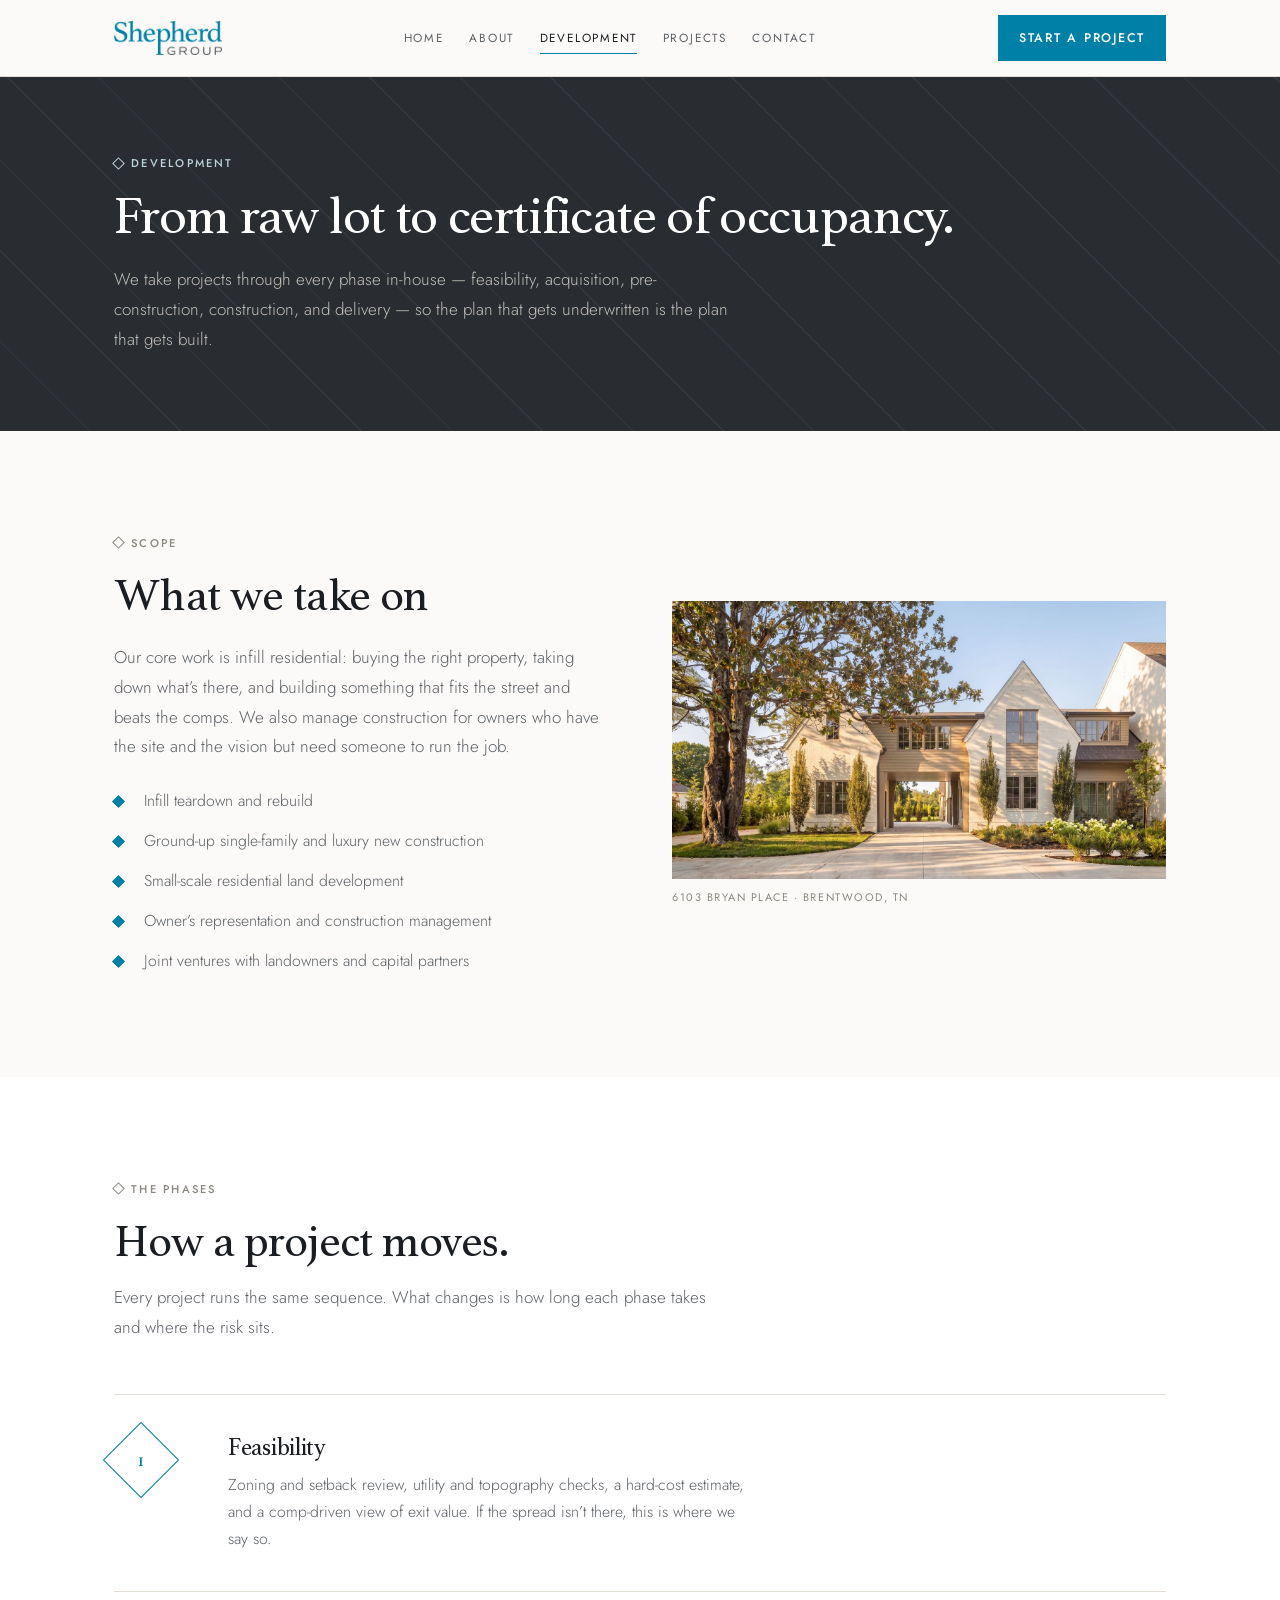
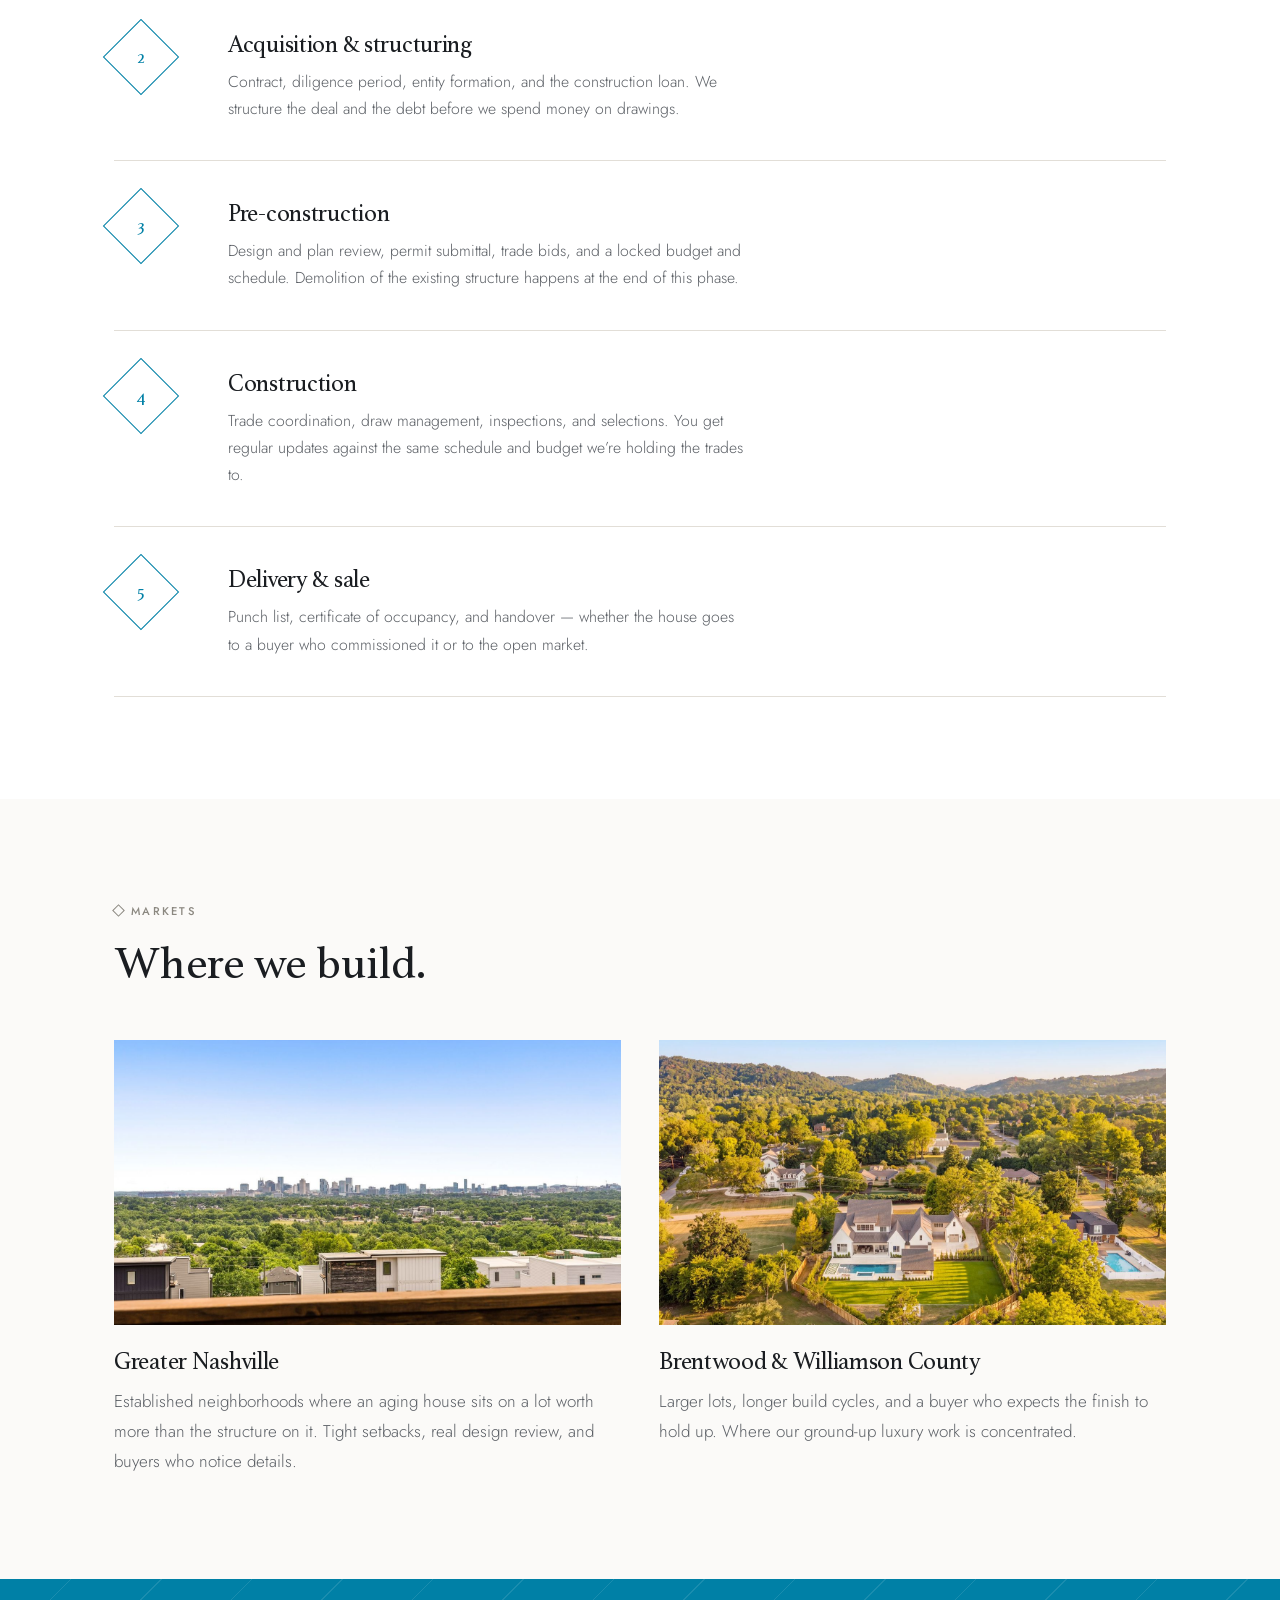
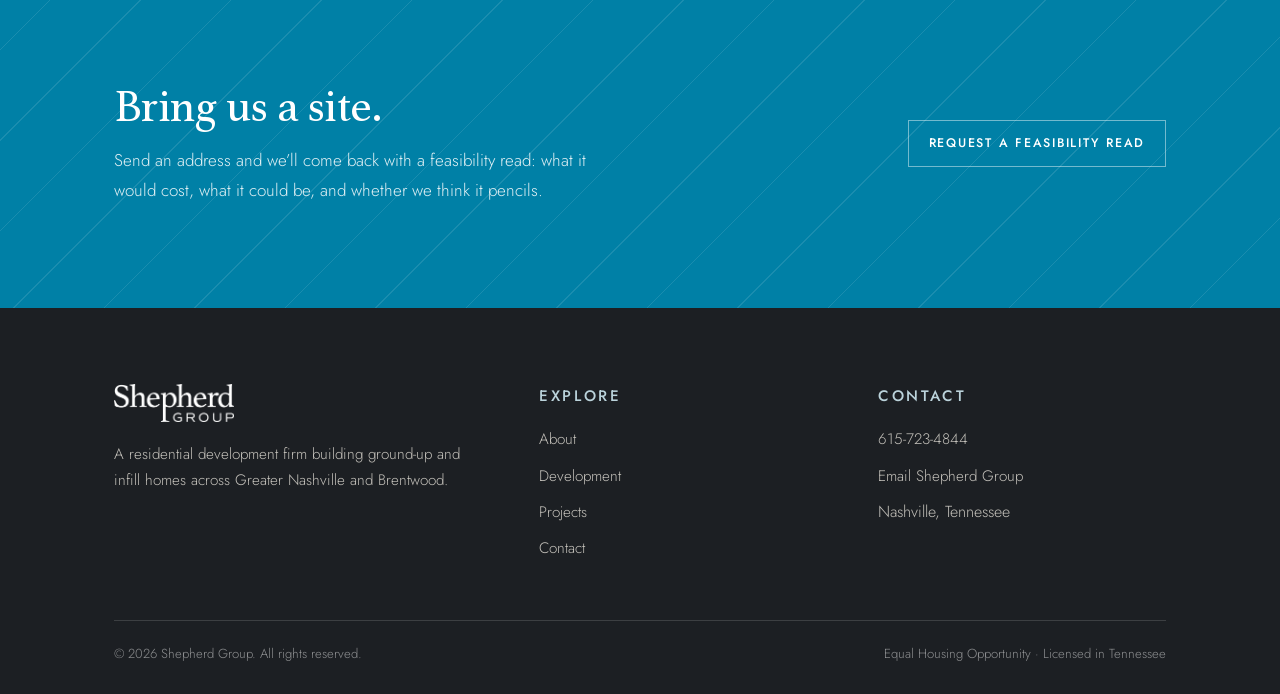
<file: development.html>
<!doctype html>
<html lang="en">
<head>
<meta charset="utf-8">
<meta name="viewport" content="width=device-width,initial-scale=1">
<title>Development Process | Shepherd Group</title>
<meta name="description" content="Feasibility, acquisition, pre-construction, construction and delivery handled in-house for infill and ground-up homes in Nashville and Brentwood.">
<link rel="canonical" href="https://shepherdgroupre.com/development.html">
<meta property="og:title" content="Development Process | Shepherd Group">
<meta property="og:description" content="Feasibility, acquisition, pre-construction, construction and delivery handled in-house for infill and ground-up homes in Nashville and Brentwood.">
<meta property="og:type" content="website">
<meta property="og:image" content="https://shepherdgroupre.com/photos/bryan-hero.jpg">
<meta property="og:url" content="https://shepherdgroupre.com/development.html">
<meta name="twitter:card" content="summary_large_image">
<link rel="preconnect" href="https://fonts.googleapis.com">
<link rel="preconnect" href="https://fonts.gstatic.com" crossorigin>
<link rel="stylesheet" href="https://fonts.googleapis.com/css2?family=Jost:wght@300;400;500;600&display=swap">
<link rel="stylesheet" href="styles.css">
</head>
<body>

<header class="site-head">
  <div class="head-inner">
    <a class="brand" href="index.html" aria-label="Shepherd Group — home">
      <img class="mark-light" src="assets/wordmark-ocean.png" alt="Shepherd Group">
      <img class="mark-dark" src="assets/wordmark-white.png" alt="Shepherd Group">
    </a>
    <button class="nav-toggle" id="navToggle" aria-expanded="false" aria-controls="siteNav">Menu</button>
    <nav class="nav" id="siteNav">
      <a href="index.html">Home</a>
      <a href="about.html">About</a>
      <a href="development.html" aria-current="page">Development</a>
      <a href="projects.html">Projects</a>
      <a href="contact.html">Contact</a>
    </nav>
    <div class="head-cta"><a class="btn" href="contact.html">Start a project</a></div>
  </div>
</header>



<main id="main">
  <div class="page-hero">
    <div class="wrap">
      <p class="eyebrow on-dark">Development</p>
      <h1>From raw lot to certificate of occupancy.</h1>
      <p class="prose on-dark">We take projects through every phase in-house &mdash; feasibility, acquisition, pre-construction, construction, and delivery &mdash; so the plan that gets underwritten is the plan that gets built.</p>
    </div>
  </div>

  <div class="band">
    <div class="wrap">
      <div class="split split--text-first">
        <div>
          <p class="eyebrow">Scope</p>
          <h2 style="margin-block:18px 22px">What we take on</h2>
          <p class="prose">Our core work is infill residential: buying the right property, taking down what&rsquo;s there, and building something that fits the street and beats the comps. We also manage construction for owners who have the site and the vision but need someone to run the job.</p>
          <ul class="ticks" style="margin-top:26px">
            <li>Infill teardown and rebuild</li>
            <li>Ground-up single-family and luxury new construction</li>
            <li>Small-scale residential land development</li>
            <li>Owner&rsquo;s representation and construction management</li>
            <li>Joint ventures with landowners and capital partners</li>
          </ul>
        </div>
        <div>
          <figure class="ph">
            <img class="shot shot--wide" src="photos/bryan-entry.jpg" alt="Breezeway and entry court at a completed Shepherd Group residence" loading="lazy">
            <figcaption>6103 Bryan Place &middot; Brentwood, TN</figcaption>
          </figure>
        </div>
      </div>
    </div>
  </div>

  <div class="band surface">
    <div class="wrap">
      <div class="head-block">
        <p class="eyebrow">The phases</p>
        <h2>How a project moves.</h2>
        <p class="prose">Every project runs the same sequence. What changes is how long each phase takes and where the risk sits.</p>
      </div>
      <div class="steps">
        <div class="step">
          <div class="step-num"><span>1</span></div>
          <div>
            <h3>Feasibility</h3>
            <p>Zoning and setback review, utility and topography checks, a hard-cost estimate, and a comp-driven view of exit value. If the spread isn&rsquo;t there, this is where we say so.</p>
          </div>
        </div>
        <div class="step">
          <div class="step-num"><span>2</span></div>
          <div>
            <h3>Acquisition &amp; structuring</h3>
            <p>Contract, diligence period, entity formation, and the construction loan. We structure the deal and the debt before we spend money on drawings.</p>
          </div>
        </div>
        <div class="step">
          <div class="step-num"><span>3</span></div>
          <div>
            <h3>Pre-construction</h3>
            <p>Design and plan review, permit submittal, trade bids, and a locked budget and schedule. Demolition of the existing structure happens at the end of this phase.</p>
          </div>
        </div>
        <div class="step">
          <div class="step-num"><span>4</span></div>
          <div>
            <h3>Construction</h3>
            <p>Trade coordination, draw management, inspections, and selections. You get regular updates against the same schedule and budget we&rsquo;re holding the trades to.</p>
          </div>
        </div>
        <div class="step">
          <div class="step-num"><span>5</span></div>
          <div>
            <h3>Delivery &amp; sale</h3>
            <p>Punch list, certificate of occupancy, and handover &mdash; whether the house goes to a buyer who commissioned it or to the open market.</p>
          </div>
        </div>
      </div>
    </div>
  </div>

  <div class="band">
    <div class="wrap">
      <div class="head-block">
        <p class="eyebrow">Markets</p>
        <h2>Where we build.</h2>
      </div>
      <div class="cols cols-2">
        <div>
          <img class="shot shot--wide" src="photos/summit-skyline.jpg" alt="Downtown Nashville skyline seen from a Shepherd Group project on Summit Avenue" loading="lazy">
          <h3 style="margin-top:22px">Greater Nashville</h3>
          <p class="prose" style="margin-top:10px">Established neighborhoods where an aging house sits on a lot worth more than the structure on it. Tight setbacks, real design review, and buyers who notice details.</p>
        </div>
        <div>
          <img class="shot shot--wide" src="photos/bryan-aerial.jpg" alt="Aerial view of a completed Shepherd Group residence in Brentwood" loading="lazy">
          <h3 style="margin-top:22px">Brentwood &amp; Williamson County</h3>
          <p class="prose" style="margin-top:10px">Larger lots, longer build cycles, and a buyer who expects the finish to hold up. Where our ground-up luxury work is concentrated.</p>
        </div>
      </div>
    </div>
  </div>

  <div class="band ocean-band">
    <div class="wrap">
      <div class="cta-row">
        <div>
          <h2>Bring us a site.</h2>
          <p class="prose" style="margin-top:14px">Send an address and we&rsquo;ll come back with a feasibility read: what it would cost, what it could be, and whether we think it pencils.</p>
        </div>
        <a class="btn btn--on-dark" href="contact.html">Request a feasibility read</a>
      </div>
    </div>
  </div>
</main>

<footer class="site-foot">
  <div class="wrap">
    <div class="foot-grid">
      <div>
        <img class="foot-mark" src="assets/wordmark-white.png" alt="Shepherd Group">
        <p>A residential development firm building ground-up and infill homes across Greater Nashville and Brentwood.</p>
      </div>
      <div>
        <p class="foot-h">Explore</p>
        <ul class="foot-links">
          <li><a href="about.html">About</a></li>
          <li><a href="development.html">Development</a></li>
          <li><a href="projects.html">Projects</a></li>
          <li><a href="contact.html">Contact</a></li>
        </ul>
      </div>
      <div>
        <p class="foot-h">Contact</p>
        <ul class="foot-links">
          <li><a href="tel:+16157234844">615-723-4844</a></li>
          <li><a href="mailto:blake.barker@shepherdgroupre.com">Email Shepherd Group</a></li>
          <li>Nashville, Tennessee</li>
        </ul>
      </div>
    </div>
    <div class="foot-base">
      <span>&copy; 2026 Shepherd Group. All rights reserved.</span>
      <span>Equal Housing Opportunity &middot; Licensed in Tennessee</span>
    </div>
  </div>
</footer>

<script>
(function(){
  var nav=document.getElementById("siteNav"), toggle=document.getElementById("navToggle");
  if(toggle&&nav){
    toggle.addEventListener("click",function(){
      var open=nav.classList.toggle("open");
      toggle.setAttribute("aria-expanded",open?"true":"false");
    });
  }
  var form=document.getElementById("contactForm"), status=document.getElementById("formStatus");
  if(form&&status){
    form.addEventListener("submit",function(e){
      e.preventDefault();
      status.textContent="This form isn't connected yet. In the meantime, call 615-723-4844 or email blake.barker@shepherdgroupre.com.";
      status.classList.add("show");
    });
  }
})();
</script>
</body>
</html>
</file>
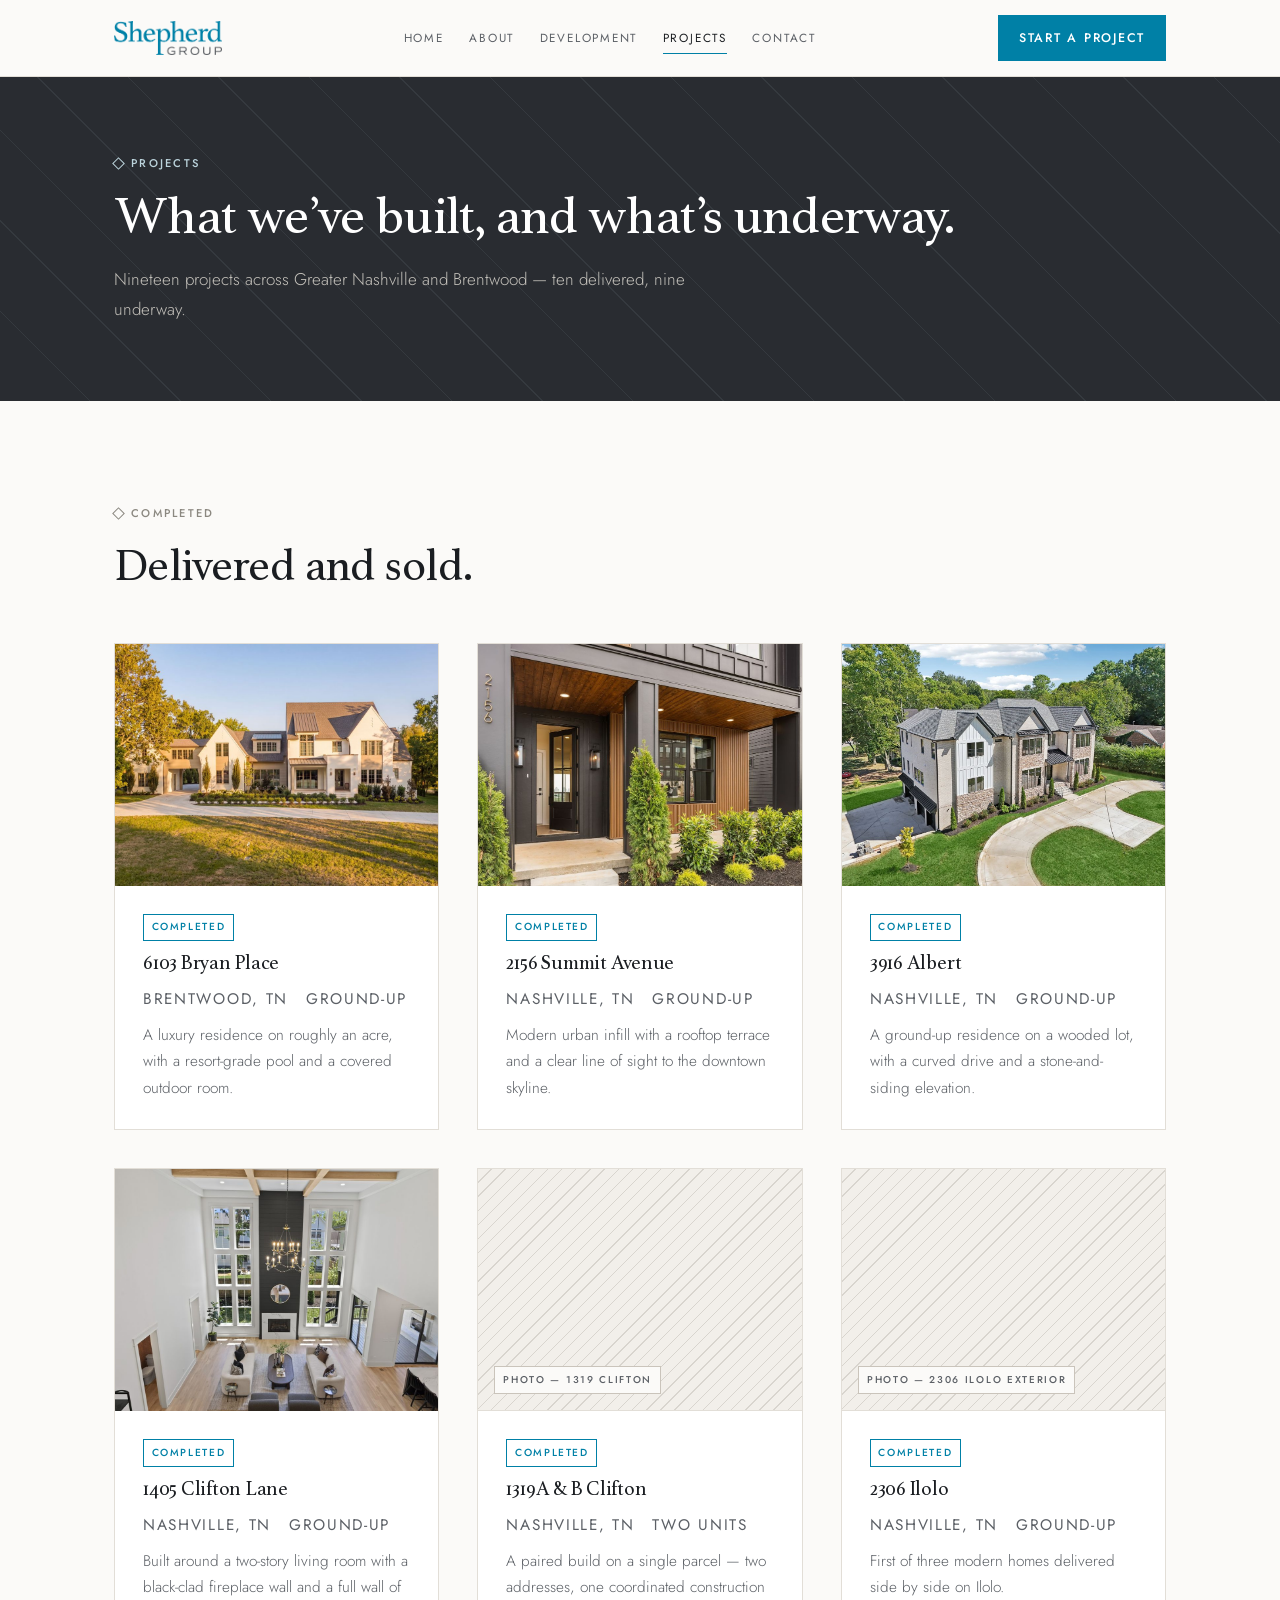
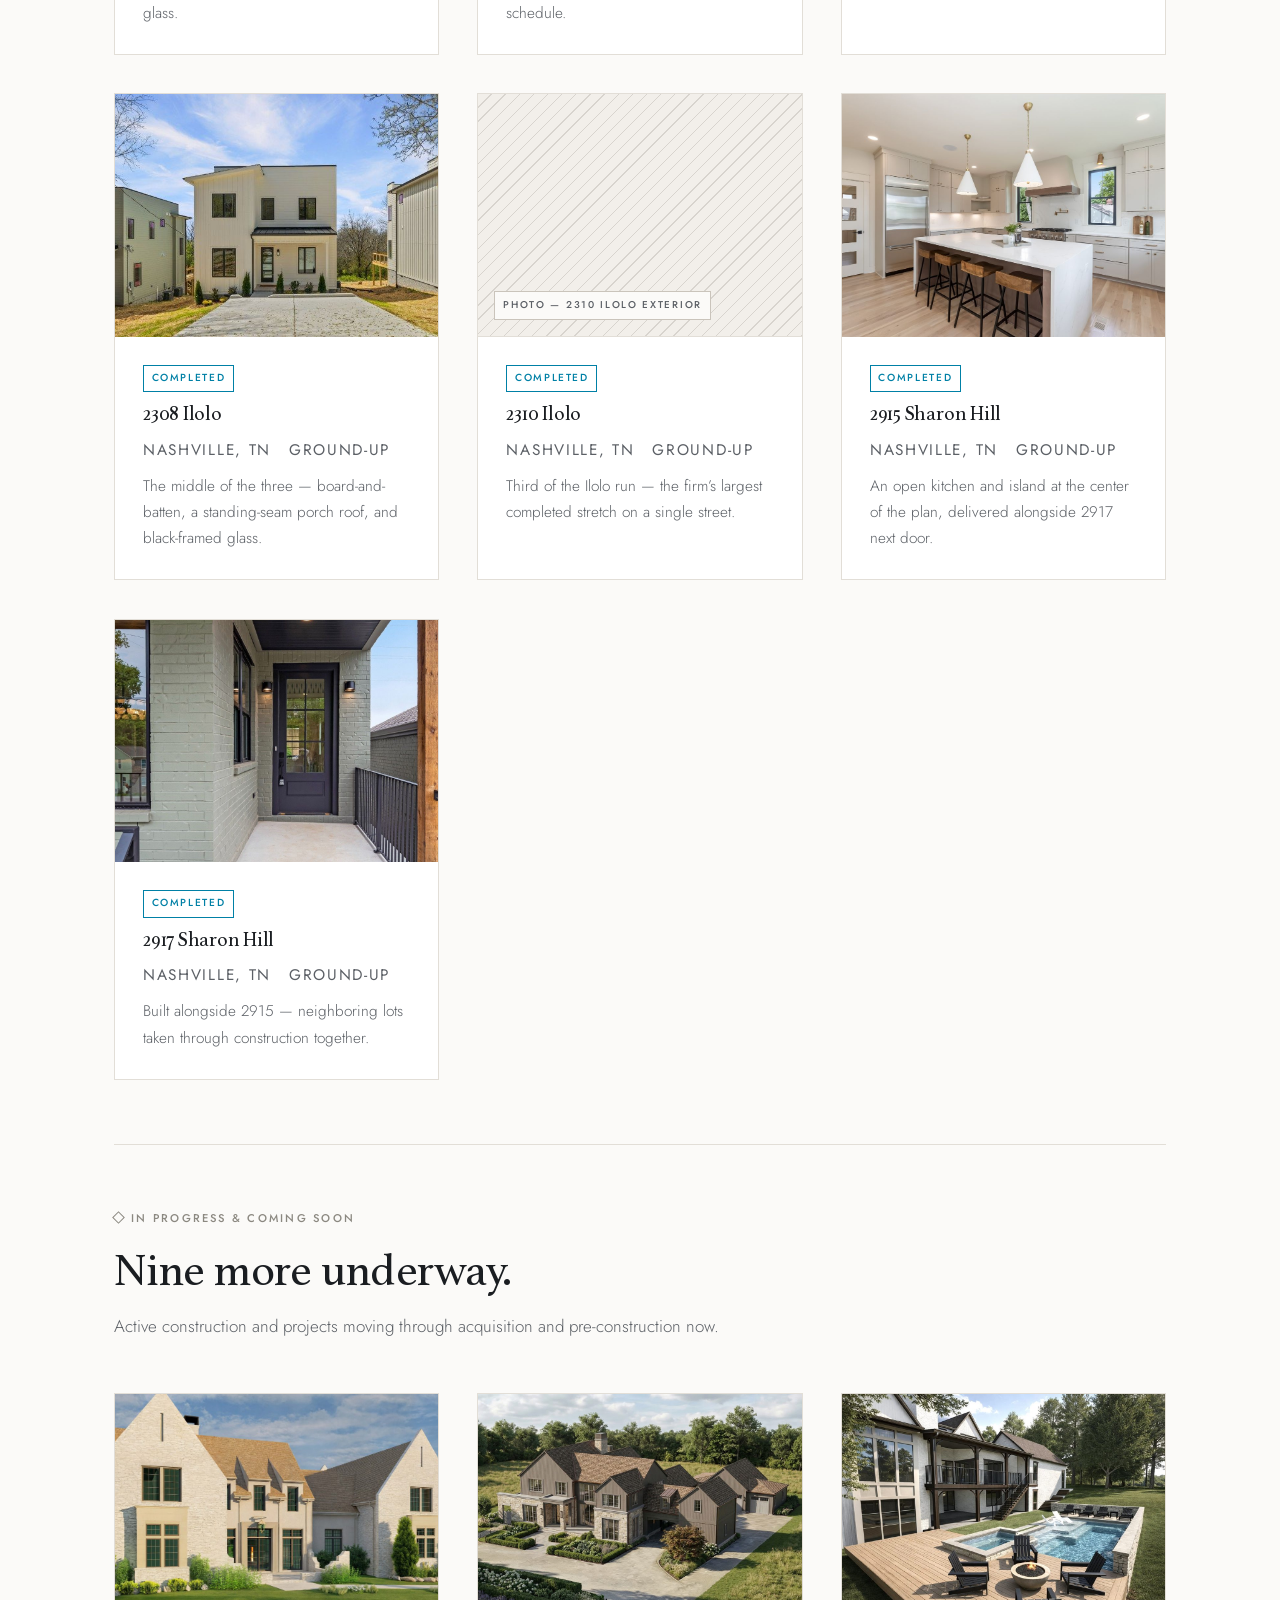
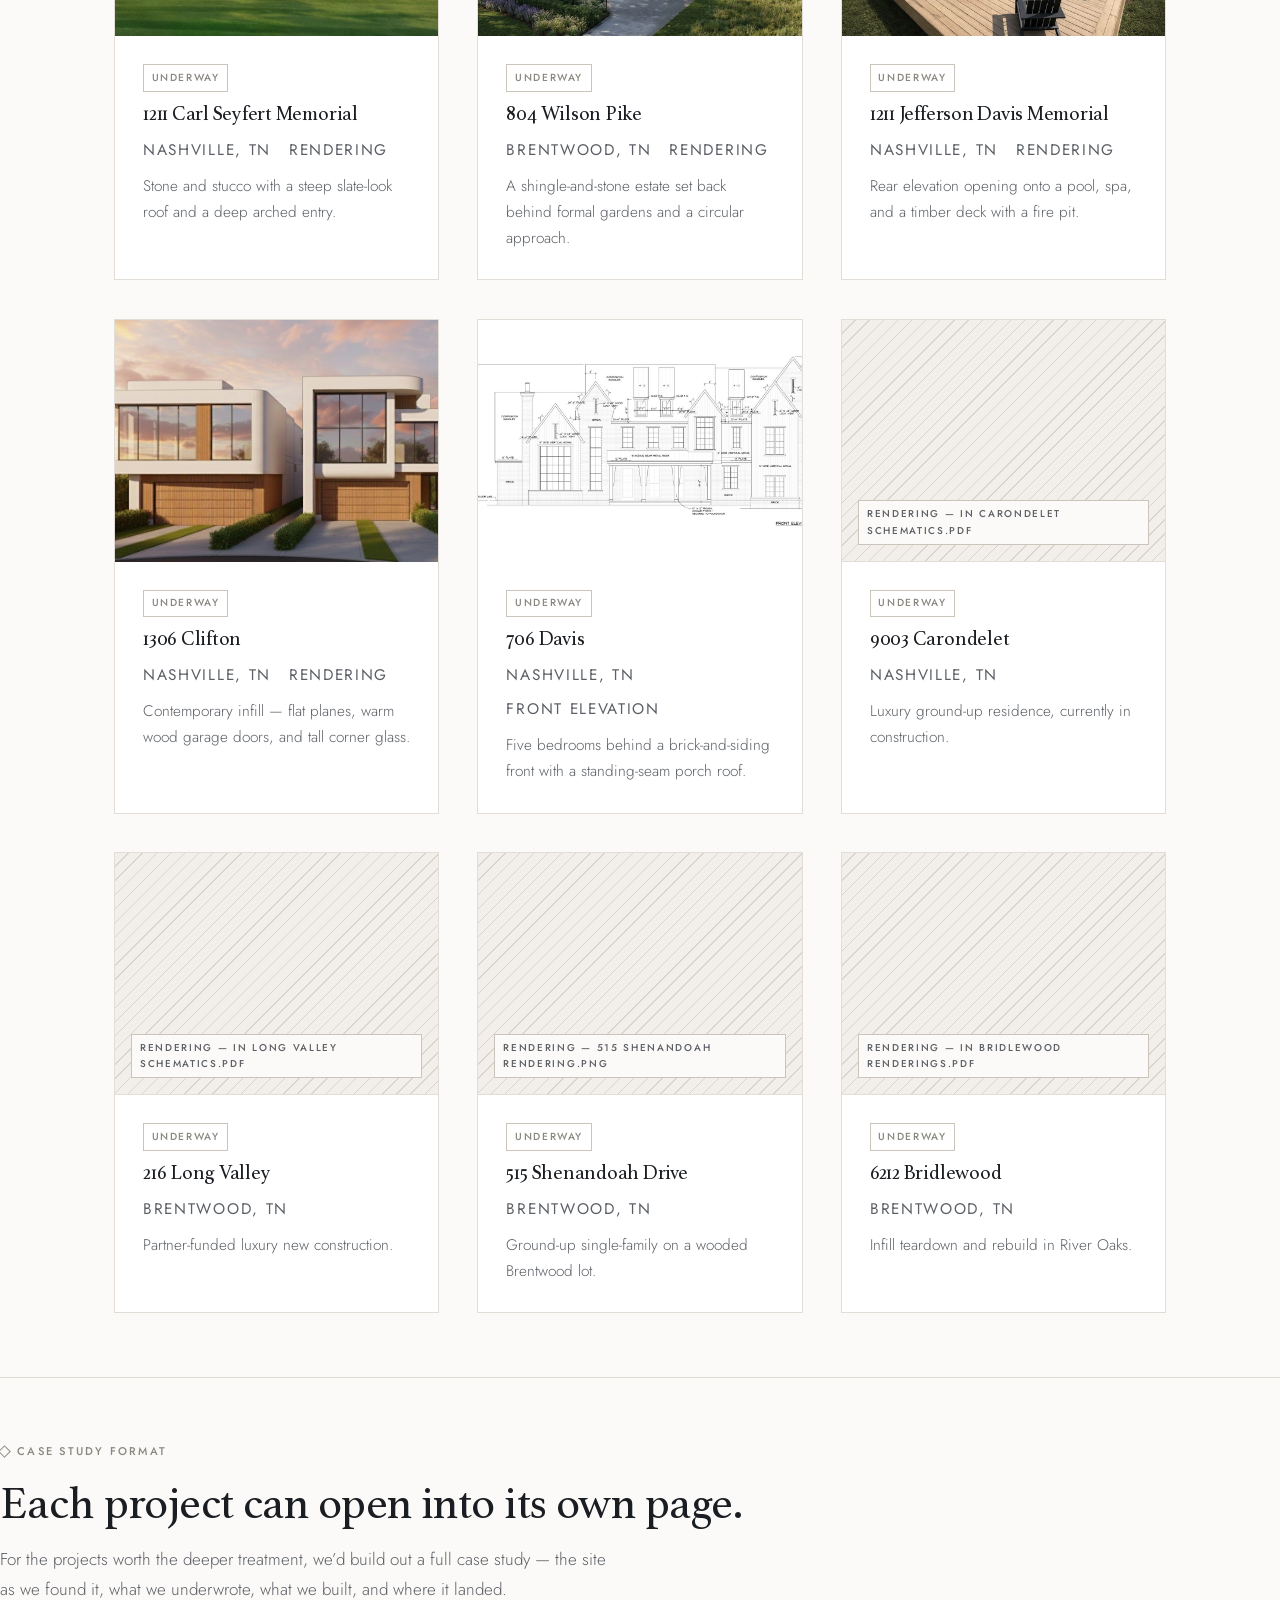
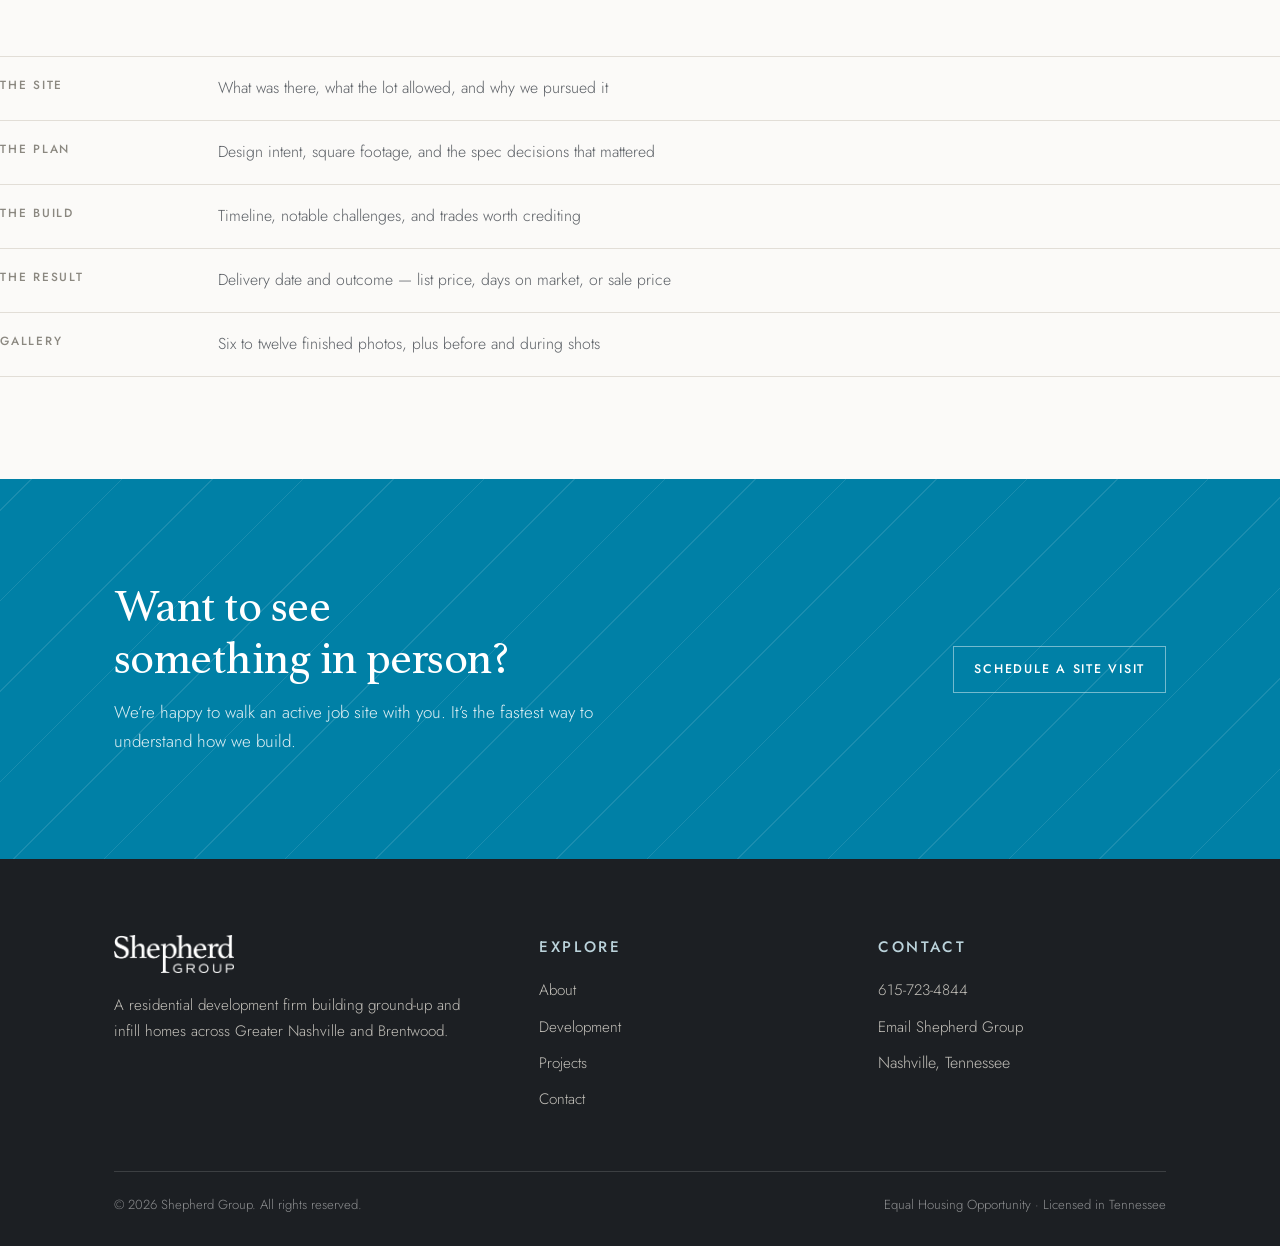
<file: projects.html>
<!doctype html>
<html lang="en">
<head>
<meta charset="utf-8">
<meta name="viewport" content="width=device-width,initial-scale=1">
<title>Projects | Shepherd Group</title>
<meta name="description" content="Ten completed homes and nine underway across Greater Nashville and Brentwood, from infill teardowns to luxury ground-up construction.">
<link rel="canonical" href="https://shepherdgroupre.com/projects.html">
<meta property="og:title" content="Projects | Shepherd Group">
<meta property="og:description" content="Ten completed homes and nine underway across Greater Nashville and Brentwood, from infill teardowns to luxury ground-up construction.">
<meta property="og:type" content="website">
<meta property="og:image" content="https://shepherdgroupre.com/photos/bryan-hero.jpg">
<meta property="og:url" content="https://shepherdgroupre.com/projects.html">
<meta name="twitter:card" content="summary_large_image">
<link rel="preconnect" href="https://fonts.googleapis.com">
<link rel="preconnect" href="https://fonts.gstatic.com" crossorigin>
<link rel="stylesheet" href="https://fonts.googleapis.com/css2?family=Jost:wght@300;400;500;600&display=swap">
<link rel="stylesheet" href="styles.css">
</head>
<body>

<header class="site-head">
  <div class="head-inner">
    <a class="brand" href="index.html" aria-label="Shepherd Group — home">
      <img class="mark-light" src="assets/wordmark-ocean.png" alt="Shepherd Group">
      <img class="mark-dark" src="assets/wordmark-white.png" alt="Shepherd Group">
    </a>
    <button class="nav-toggle" id="navToggle" aria-expanded="false" aria-controls="siteNav">Menu</button>
    <nav class="nav" id="siteNav">
      <a href="index.html">Home</a>
      <a href="about.html">About</a>
      <a href="development.html">Development</a>
      <a href="projects.html" aria-current="page">Projects</a>
      <a href="contact.html">Contact</a>
    </nav>
    <div class="head-cta"><a class="btn" href="contact.html">Start a project</a></div>
  </div>
</header>



<main id="main">
  <div class="page-hero">
    <div class="wrap">
      <p class="eyebrow on-dark">Projects</p>
      <h1>What we&rsquo;ve built, and what&rsquo;s underway.</h1>
      <p class="prose on-dark">Nineteen projects across Greater Nashville and Brentwood &mdash; ten delivered, nine underway.</p>
    </div>
  </div>

  <div class="band">
    <div class="wrap">
      <div class="head-block">
        <p class="eyebrow">Completed</p>
        <h2>Delivered and sold.</h2>
      </div>
      <div class="cols cols-3">
        <article class="project">
          <img class="shot shot--card" src="photos/bryan-card.jpg" alt="6103 Bryan Place, Brentwood — completed front elevation" loading="lazy">
          <div class="project-body">
            <span class="badge">Completed</span>
            <h3>6103 Bryan Place</h3>
            <p class="project-meta"><span>Brentwood, TN</span><span>Ground-up</span></p>
            <p>A luxury residence on roughly an acre, with a resort-grade pool and a covered outdoor room.</p>
          </div>
        </article>
        <article class="project">
          <img class="shot shot--card" src="photos/summit-entry.jpg" alt="2156 Summit Avenue, Nashville — entry with dark cladding and cedar soffit" loading="lazy">
          <div class="project-body">
            <span class="badge">Completed</span>
            <h3>2156 Summit Avenue</h3>
            <p class="project-meta"><span>Nashville, TN</span><span>Ground-up</span></p>
            <p>Modern urban infill with a rooftop terrace and a clear line of sight to the downtown skyline.</p>
          </div>
        </article>
        <article class="project">
          <img class="shot shot--card" src="photos/albert-aerial.jpg" alt="3916 Albert, Nashville — aerial view of the completed home" loading="lazy">
          <div class="project-body">
            <span class="badge">Completed</span>
            <h3>3916 Albert</h3>
            <p class="project-meta"><span>Nashville, TN</span><span>Ground-up</span></p>
            <p>A ground-up residence on a wooded lot, with a curved drive and a stone-and-siding elevation.</p>
          </div>
        </article>
        <article class="project">
          <img class="shot shot--card" src="photos/clifton1405.jpg" alt="1405 Clifton Lane, Nashville — double-height living room" loading="lazy">
          <div class="project-body">
            <span class="badge">Completed</span>
            <h3>1405 Clifton Lane</h3>
            <p class="project-meta"><span>Nashville, TN</span><span>Ground-up</span></p>
            <p>Built around a two-story living room with a black-clad fireplace wall and a full wall of glass.</p>
          </div>
        </article>
        <article class="project">
          <div class="slot"><span class="slot-tag">Photo &mdash; 1319 Clifton</span></div>
          <div class="project-body">
            <span class="badge">Completed</span>
            <h3>1319A &amp; B Clifton</h3>
            <p class="project-meta"><span>Nashville, TN</span><span>Two units</span></p>
            <p>A paired build on a single parcel &mdash; two addresses, one coordinated construction schedule.</p>
          </div>
        </article>
        <article class="project">
          <div class="slot"><span class="slot-tag">Photo &mdash; 2306 Ilolo exterior</span></div>
          <div class="project-body">
            <span class="badge">Completed</span>
            <h3>2306 Ilolo</h3>
            <p class="project-meta"><span>Nashville, TN</span><span>Ground-up</span></p>
            <p>First of three modern homes delivered side by side on Ilolo.</p>
          </div>
        </article>
        <article class="project">
          <img class="shot shot--card" src="photos/ilolo2308.jpg" alt="2308 Ilolo, Nashville — front elevation of the completed home" loading="lazy">
          <div class="project-body">
            <span class="badge">Completed</span>
            <h3>2308 Ilolo</h3>
            <p class="project-meta"><span>Nashville, TN</span><span>Ground-up</span></p>
            <p>The middle of the three &mdash; board-and-batten, a standing-seam porch roof, and black-framed glass.</p>
          </div>
        </article>
        <article class="project">
          <div class="slot"><span class="slot-tag">Photo &mdash; 2310 Ilolo exterior</span></div>
          <div class="project-body">
            <span class="badge">Completed</span>
            <h3>2310 Ilolo</h3>
            <p class="project-meta"><span>Nashville, TN</span><span>Ground-up</span></p>
            <p>Third of the Ilolo run &mdash; the firm&rsquo;s largest completed stretch on a single street.</p>
          </div>
        </article>
        <article class="project">
          <img class="shot shot--card" src="photos/sharon2915.jpg" alt="2915 Sharon Hill, Nashville — kitchen and island" loading="lazy">
          <div class="project-body">
            <span class="badge">Completed</span>
            <h3>2915 Sharon Hill</h3>
            <p class="project-meta"><span>Nashville, TN</span><span>Ground-up</span></p>
            <p>An open kitchen and island at the center of the plan, delivered alongside 2917 next door.</p>
          </div>
        </article>
        <article class="project">
          <img class="shot shot--card" src="photos/sharon2917.jpg" alt="2917 Sharon Hill, Nashville — covered entry" loading="lazy">
          <div class="project-body">
            <span class="badge">Completed</span>
            <h3>2917 Sharon Hill</h3>
            <p class="project-meta"><span>Nashville, TN</span><span>Ground-up</span></p>
            <p>Built alongside 2915 &mdash; neighboring lots taken through construction together.</p>
          </div>
        </article>
      </div>

      <hr class="rule" style="margin-block:clamp(44px,5vw,72px)">

      <div class="head-block">
        <p class="eyebrow">In progress &amp; coming soon</p>
        <h2>Nine more underway.</h2>
        <p class="prose">Active construction and projects moving through acquisition and pre-construction now.</p>
      </div>
      <div class="cols cols-3">
        <article class="project">
          <img class="shot shot--card" src="photos/seyfert1211.jpg" alt="1211 Carl Seyfert Memorial Drive — architectural rendering of the front elevation" loading="lazy">
          <div class="project-body">
            <span class="badge badge--soft">Underway</span>
            <h3>1211 Carl Seyfert Memorial</h3>
            <p class="project-meta"><span>Nashville, TN</span><span>Rendering</span></p>
            <p>Stone and stucco with a steep slate-look roof and a deep arched entry.</p>
          </div>
        </article>
        <article class="project">
          <img class="shot shot--card" src="photos/wilson804.jpg" alt="804 Wilson Pike, Brentwood — aerial architectural rendering" loading="lazy">
          <div class="project-body">
            <span class="badge badge--soft">Underway</span>
            <h3>804 Wilson Pike</h3>
            <p class="project-meta"><span>Brentwood, TN</span><span>Rendering</span></p>
            <p>A shingle-and-stone estate set back behind formal gardens and a circular approach.</p>
          </div>
        </article>
        <article class="project">
          <img class="shot shot--card" src="photos/jefferson1211.jpg" alt="1211 Jefferson Davis Memorial Drive — rendering of the rear elevation and pool" loading="lazy">
          <div class="project-body">
            <span class="badge badge--soft">Underway</span>
            <h3>1211 Jefferson Davis Memorial</h3>
            <p class="project-meta"><span>Nashville, TN</span><span>Rendering</span></p>
            <p>Rear elevation opening onto a pool, spa, and a timber deck with a fire pit.</p>
          </div>
        </article>
        <article class="project">
          <img class="shot shot--card" src="photos/clifton1306.jpg" alt="1306 Clifton — contemporary front elevation rendering" loading="lazy">
          <div class="project-body">
            <span class="badge badge--soft">Underway</span>
            <h3>1306 Clifton</h3>
            <p class="project-meta"><span>Nashville, TN</span><span>Rendering</span></p>
            <p>Contemporary infill — flat planes, warm wood garage doors, and tall corner glass.</p>
          </div>
        </article>
        <article class="project">
          <img class="shot shot--card" src="photos/davis706.jpg" alt="706 Davis Drive — front elevation drawing from the plan set" loading="lazy">
          <div class="project-body">
            <span class="badge badge--soft">Underway</span>
            <h3>706 Davis</h3>
            <p class="project-meta"><span>Nashville, TN</span><span>Front elevation</span></p>
            <p>Five bedrooms behind a brick-and-siding front with a standing-seam porch roof.</p>
          </div>
        </article>
        <article class="project">
          <div class="slot"><span class="slot-tag">Rendering &mdash; in Carondelet Schematics.pdf</span></div>
          <div class="project-body">
            <span class="badge badge--soft">Underway</span>
            <h3>9003 Carondelet</h3>
            <p class="project-meta"><span>Nashville, TN</span></p>
            <p>Luxury ground-up residence, currently in construction.</p>
          </div>
        </article>
        <article class="project">
          <div class="slot"><span class="slot-tag">Rendering &mdash; in Long Valley Schematics.pdf</span></div>
          <div class="project-body">
            <span class="badge badge--soft">Underway</span>
            <h3>216 Long Valley</h3>
            <p class="project-meta"><span>Brentwood, TN</span></p>
            <p>Partner-funded luxury new construction.</p>
          </div>
        </article>
        <article class="project">
          <div class="slot"><span class="slot-tag">Rendering &mdash; 515 Shenandoah Rendering.png</span></div>
          <div class="project-body">
            <span class="badge badge--soft">Underway</span>
            <h3>515 Shenandoah Drive</h3>
            <p class="project-meta"><span>Brentwood, TN</span></p>
            <p>Ground-up single-family on a wooded Brentwood lot.</p>
          </div>
        </article>
        <article class="project">
          <div class="slot"><span class="slot-tag">Rendering &mdash; in Bridlewood Renderings.pdf</span></div>
          <div class="project-body">
            <span class="badge badge--soft">Underway</span>
            <h3>6212 Bridlewood</h3>
            <p class="project-meta"><span>Brentwood, TN</span></p>
            <p>Infill teardown and rebuild in River Oaks.</p>
          </div>
        </article>
      </div>
      </div>

      <hr class="rule" style="margin-block:clamp(44px,5vw,72px)">

      <div class="head-block">
        <p class="eyebrow">Case study format</p>
        <h2>Each project can open into its own page.</h2>
        <p class="prose">For the projects worth the deeper treatment, we&rsquo;d build out a full case study &mdash; the site as we found it, what we underwrote, what we built, and where it landed.</p>
      </div>
      <dl style="margin:0">
        <div class="spec"><dt>The site</dt><dd>What was there, what the lot allowed, and why we pursued it</dd></div>
        <div class="spec"><dt>The plan</dt><dd>Design intent, square footage, and the spec decisions that mattered</dd></div>
        <div class="spec"><dt>The build</dt><dd>Timeline, notable challenges, and trades worth crediting</dd></div>
        <div class="spec"><dt>The result</dt><dd>Delivery date and outcome &mdash; list price, days on market, or sale price</dd></div>
        <div class="spec"><dt>Gallery</dt><dd>Six to twelve finished photos, plus before and during shots</dd></div>
      </dl>
    </div>
  </div>

  <div class="band ocean-band">
    <div class="wrap">
      <div class="cta-row">
        <div>
          <h2>Want to see something in person?</h2>
          <p class="prose" style="margin-top:14px">We&rsquo;re happy to walk an active job site with you. It&rsquo;s the fastest way to understand how we build.</p>
        </div>
        <a class="btn btn--on-dark" href="contact.html">Schedule a site visit</a>
      </div>
    </div>
  </div>
</main>

<footer class="site-foot">
  <div class="wrap">
    <div class="foot-grid">
      <div>
        <img class="foot-mark" src="assets/wordmark-white.png" alt="Shepherd Group">
        <p>A residential development firm building ground-up and infill homes across Greater Nashville and Brentwood.</p>
      </div>
      <div>
        <p class="foot-h">Explore</p>
        <ul class="foot-links">
          <li><a href="about.html">About</a></li>
          <li><a href="development.html">Development</a></li>
          <li><a href="projects.html">Projects</a></li>
          <li><a href="contact.html">Contact</a></li>
        </ul>
      </div>
      <div>
        <p class="foot-h">Contact</p>
        <ul class="foot-links">
          <li><a href="tel:+16157234844">615-723-4844</a></li>
          <li><a href="mailto:blake.barker@shepherdgroupre.com">Email Shepherd Group</a></li>
          <li>Nashville, Tennessee</li>
        </ul>
      </div>
    </div>
    <div class="foot-base">
      <span>&copy; 2026 Shepherd Group. All rights reserved.</span>
      <span>Equal Housing Opportunity &middot; Licensed in Tennessee</span>
    </div>
  </div>
</footer>

<script>
(function(){
  var nav=document.getElementById("siteNav"), toggle=document.getElementById("navToggle");
  if(toggle&&nav){
    toggle.addEventListener("click",function(){
      var open=nav.classList.toggle("open");
      toggle.setAttribute("aria-expanded",open?"true":"false");
    });
  }
  var form=document.getElementById("contactForm"), status=document.getElementById("formStatus");
  if(form&&status){
    form.addEventListener("submit",function(e){
      e.preventDefault();
      status.textContent="This form isn't connected yet. In the meantime, call 615-723-4844 or email blake.barker@shepherdgroupre.com.";
      status.classList.add("show");
    });
  }
})();
</script>
</body>
</html>
</file>
<file: styles.css>
/* ============================================================
   Athelas — the Shepherd Group brand typeface.
   local() first, so anyone on macOS uses the installed face and
   downloads nothing; everyone else gets a subset WOFF2 (~18KB).
   ============================================================ */
@font-face{
  font-family:"Athelas";
  src:local("Athelas Regular"),local("Athelas"),url("fonts/Athelas-Regular.woff2") format("woff2");
  font-weight:400;font-style:normal;font-display:swap;
}
@font-face{
  font-family:"Athelas";
  src:local("Athelas Bold"),url("fonts/Athelas-Bold.woff2") format("woff2");
  font-weight:700;font-style:normal;font-display:swap;
}
@font-face{
  font-family:"Athelas";
  src:local("Athelas Italic"),url("fonts/Athelas-Italic.woff2") format("woff2");
  font-weight:400;font-style:italic;font-display:swap;
}

/* ============================================================
   SHEPHERD GROUP — brand tokens
   Palette from the Shepherd Group One Page Branding Guidelines:
   Ocean #0080A6 · Charcoal #52555B · Slate #9B958D · Sky #BBD3DB
   Neutrals are biased warm (toward Slate) so they sit under the
   cool Ocean accent rather than fighting it.
   ============================================================ */
:root{
  /* brand */
  --ocean:#0080A6;
  --ocean-press:#006284;
  --charcoal:#52555B;
  --slate:#9B958D;
  --sky:#BBD3DB;

  /* surfaces + ink */
  --ground:#FBFAF8;
  --surface:#FFFFFF;
  --surface-alt:#F2EFEA;
  --surface-tint:#E9F1F4;
  --ink:#1A1D21;
  --ink-soft:#5C6066;
  --ink-faint:#8B8880;
  --line:#E2DED7;
  --line-strong:#CAC4BB;

  /* inverted panels */
  --dark:#292C31;
  --dark-deep:#1C1F23;
  --on-dark:#FFFFFF;
  --on-dark-soft:#C3C0BA;

  --accent:var(--ocean);
  --accent-ink:#FFFFFF;

  /* type */
  --serif:"Athelas",Charter,Georgia,"Times New Roman",serif;
  --sans:"Jost","Avenir Next",-apple-system,BlinkMacSystemFont,"Segoe UI",sans-serif;

  /* rhythm */
  --gutter:clamp(20px,5vw,72px);
  --max:1180px;
  --band:clamp(64px,8vw,116px);
}

@media (prefers-color-scheme:dark){
  :root:not([data-theme="light"]){
    --ocean:#49A9C8;
    --ocean-press:#6FC0DA;
    --charcoal:#9B9EA4;
    --slate:#A9A39A;
    --sky:#9FC2CD;
    --ground:#15171A;
    --surface:#1C1F23;
    --surface-alt:#23262A;
    --surface-tint:#1A252A;
    --ink:#F1EFEC;
    --ink-soft:#A8A5A0;
    --ink-faint:#7E7B76;
    --line:#2F3338;
    --line-strong:#454A50;
    --dark:#101215;
    --dark-deep:#0B0D0F;
    --on-dark:#F6F4F1;
    --on-dark-soft:#A8A5A0;
    --accent-ink:#0B1114;
  }
}
:root[data-theme="dark"]{
  --ocean:#49A9C8;
  --ocean-press:#6FC0DA;
  --charcoal:#9B9EA4;
  --slate:#A9A39A;
  --sky:#9FC2CD;
  --ground:#15171A;
  --surface:#1C1F23;
  --surface-alt:#23262A;
  --surface-tint:#1A252A;
  --ink:#F1EFEC;
  --ink-soft:#A8A5A0;
  --ink-faint:#7E7B76;
  --line:#2F3338;
  --line-strong:#454A50;
  --dark:#101215;
  --dark-deep:#0B0D0F;
  --on-dark:#F6F4F1;
  --on-dark-soft:#A8A5A0;
  --accent-ink:#0B1114;
}

*{box-sizing:border-box}
body{
  margin:0;
  background:var(--ground);
  color:var(--ink);
  font-family:var(--sans);
  font-size:16px;
  font-weight:300;
  line-height:1.65;
  -webkit-font-smoothing:antialiased;
}
img{max-width:100%;display:block}
a{color:var(--ocean);text-decoration:none}
a:hover{text-decoration:underline;text-underline-offset:3px}
:focus-visible{outline:2px solid var(--ocean);outline-offset:3px;border-radius:2px}

/* ---------- type ---------- */
h1,h2,h3,h4{font-family:var(--serif);font-weight:400;margin:0;text-wrap:balance;letter-spacing:-0.012em}
h1{font-size:clamp(2.45rem,5.6vw,4.15rem);line-height:1.04}
h2{font-size:clamp(1.85rem,3.6vw,2.85rem);line-height:1.12}
h3{font-size:clamp(1.2rem,1.9vw,1.5rem);line-height:1.25}
h4{font-size:1.06rem;line-height:1.35}
p{margin:0}
.prose{max-width:62ch;font-size:1.0625rem;line-height:1.75;color:var(--ink-soft)}
.prose.on-dark{color:var(--on-dark-soft)}
.prose + .prose{margin-top:1.1em}
.lede{font-family:var(--serif);font-size:clamp(1.14rem,1.9vw,1.44rem);line-height:1.55;font-weight:300;color:var(--ink);max-width:40ch}
.lede.on-dark{color:var(--on-dark)}

.eyebrow{
  font-family:var(--sans);
  font-size:.7rem;
  font-weight:500;
  letter-spacing:.2em;
  text-transform:uppercase;
  color:var(--ink-faint);
  display:flex;
  align-items:center;
  gap:.72em;
}
.eyebrow.on-dark{color:var(--sky)}
/* the diamond from the SG mark, used as the section marker */
.eyebrow::before{
  content:"";
  width:7px;height:7px;
  flex:0 0 auto;
  border:1px solid currentColor;
  transform:rotate(45deg);
}
.eyebrow--plain::before{display:none}

/* ---------- layout ---------- */
.wrap{max-width:var(--max);margin-inline:auto;padding-inline:var(--gutter)}
.band{padding-block:var(--band)}
.band--tight{padding-block:clamp(44px,5vw,72px)}
.surface{background:var(--surface)}
.surface-alt{background:var(--surface-alt)}
.surface-tint{background:var(--surface-tint)}
.rule{border:0;border-top:1px solid var(--line);margin:0}

.head-block{display:flex;flex-direction:column;gap:18px;margin-bottom:clamp(34px,4vw,54px)}
.head-block .prose{margin-top:-2px}

.cols{display:grid;gap:clamp(28px,3vw,46px)}
.cols-2{grid-template-columns:repeat(2,minmax(0,1fr))}
.cols-3{grid-template-columns:repeat(3,minmax(0,1fr))}
.cols-4{grid-template-columns:repeat(4,minmax(0,1fr))}
.split{display:grid;grid-template-columns:minmax(0,1.05fr) minmax(0,.95fr);gap:clamp(34px,5vw,80px);align-items:center}
.split--text-first{grid-template-columns:minmax(0,1fr) minmax(0,1fr)}
@media (max-width:860px){
  .cols-2,.cols-3,.cols-4{grid-template-columns:minmax(0,1fr)}
  .split,.split--text-first{grid-template-columns:minmax(0,1fr)}
}

/* ---------- buttons ---------- */
.btn{
  display:inline-flex;align-items:center;gap:.6em;
  font-family:var(--sans);font-size:.78rem;font-weight:500;
  letter-spacing:.14em;text-transform:uppercase;
  padding:.96em 1.6em;border:1px solid var(--ocean);
  background:var(--ocean);color:#fff;
  cursor:pointer;transition:background .18s ease,border-color .18s ease,color .18s ease;
}
.btn:hover{background:var(--ocean-press);border-color:var(--ocean-press);text-decoration:none;color:#fff}
.btn--ghost{background:transparent;color:var(--ocean)}
.btn--ghost:hover{background:var(--ocean);color:#fff}
.btn--on-dark{background:transparent;border-color:rgba(255,255,255,.45);color:#fff}
.btn--on-dark:hover{background:#fff;border-color:#fff;color:var(--dark-deep)}
.btn-row{display:flex;flex-wrap:wrap;gap:12px}

.textlink{
  font-family:var(--sans);font-size:.78rem;font-weight:500;
  letter-spacing:.14em;text-transform:uppercase;color:var(--ocean);
  display:inline-flex;align-items:center;gap:.6em;
}
.textlink::after{content:"→";font-size:1.05em;transition:transform .18s ease}
.textlink:hover{text-decoration:none}
.textlink:hover::after{transform:translateX(4px)}

/* ---------- header ---------- */
.site-head{
  position:sticky;top:env(safe-area-inset-top,0px);z-index:60;
  background:color-mix(in srgb,var(--ground) 92%,transparent);
  backdrop-filter:saturate(1.4) blur(10px);
  border-bottom:1px solid var(--line);
}
.head-inner{
  max-width:var(--max);margin-inline:auto;padding-inline:var(--gutter);
  height:76px;display:flex;align-items:center;justify-content:space-between;gap:20px;
}
.brand{display:flex;align-items:center;flex:0 0 auto}
.brand img{height:34px;width:auto}
.brand .mark-light{display:block}
.brand .mark-dark{display:none}
@media (prefers-color-scheme:dark){
  :root:not([data-theme="light"]) .brand .mark-light{display:none}
  :root:not([data-theme="light"]) .brand .mark-dark{display:block}
}
:root[data-theme="dark"] .brand .mark-light{display:none}
:root[data-theme="dark"] .brand .mark-dark{display:block}

.nav{display:flex;align-items:center;gap:clamp(14px,2vw,30px)}
.nav a{
  font-family:var(--sans);font-size:.735rem;font-weight:400;
  letter-spacing:.15em;text-transform:uppercase;color:var(--ink-soft);
  padding:6px 0;border-bottom:1px solid transparent;
}
.nav a:hover{color:var(--ink);text-decoration:none}
.nav a[aria-current="page"]{color:var(--ink);border-bottom-color:var(--ocean)}
.head-cta{flex:0 0 auto}
.nav-toggle{
  display:none;background:transparent;border:1px solid var(--line-strong);
  color:var(--ink);font-family:var(--sans);font-size:.72rem;font-weight:500;
  letter-spacing:.14em;text-transform:uppercase;padding:.7em 1em;cursor:pointer;
}
@media (max-width:920px){
  .head-inner{height:66px}
  .nav{
    display:none;position:absolute;left:0;right:0;top:100%;
    flex-direction:column;align-items:stretch;gap:0;
    background:var(--surface);border-bottom:1px solid var(--line);
    padding:8px var(--gutter) 18px;
  }
  .nav.open{display:flex}
  .nav a{padding:14px 0;border-bottom:1px solid var(--line);font-size:.8rem}
  .nav a[aria-current="page"]{border-bottom-color:var(--line);color:var(--ocean)}
  .nav-toggle{display:inline-block}
  .head-cta{display:none}
}

/* ---------- hero ---------- */
.hero{
  position:relative;overflow:hidden;
  color:var(--on-dark);
  background:
    linear-gradient(180deg,rgba(16,19,22,.50) 0%,rgba(16,19,22,.28) 42%,rgba(16,19,22,.80) 100%),
    linear-gradient(95deg,rgba(16,19,22,.93) 0%,rgba(16,19,22,.74) 44%,rgba(16,19,22,.16) 82%),
    url("photos/bryan-hero.jpg") center 58%/cover no-repeat;
  padding-block:clamp(76px,11vw,152px);
}
/* hairline diamond lattice — the SG mark repeated as a field */
.hero::before{
  content:"";position:absolute;inset:0;
  background-image:
    repeating-linear-gradient(45deg,transparent 0 63px,rgba(255,255,255,.055) 63px 64px),
    repeating-linear-gradient(-45deg,transparent 0 63px,rgba(255,255,255,.055) 63px 64px);
  pointer-events:none;
}
.hero-inner{position:relative;z-index:1;max-width:var(--max);margin-inline:auto;padding-inline:var(--gutter)}
.hero-grid{max-width:45rem}
.hero h1{color:var(--on-dark);margin-block:22px 24px;text-shadow:0 2px 28px rgba(0,0,0,.45)}
.hero .prose.on-dark{color:#E9E7E4}
.hero .btn-row{margin-top:34px}
.hero-mark{width:clamp(74px,10vw,112px);opacity:.92;margin-bottom:18px}

/* page hero for interior pages */
.page-hero{background:var(--dark);color:var(--on-dark);padding-block:clamp(48px,6vw,84px);position:relative;overflow:hidden}
.page-hero::before{
  content:"";position:absolute;inset:0;
  background-image:repeating-linear-gradient(45deg,transparent 0 63px,rgba(187,211,219,.08) 63px 64px);
  pointer-events:none;
}
.page-hero .wrap{position:relative;z-index:1}
.page-hero h1{color:var(--on-dark);font-size:clamp(2.1rem,4.4vw,3.3rem);margin-block:18px 20px}

/* ---------- photo slots (mockup placeholders) ---------- */
.slot{
  position:relative;display:flex;flex-direction:column;justify-content:flex-end;
  background:
    repeating-linear-gradient(135deg,transparent 0 9px,color-mix(in srgb,var(--slate) 30%,transparent) 9px 10px),
    var(--surface-alt);
  border:1px solid var(--line-strong);
  aspect-ratio:4/3;max-width:100%;padding:16px;
  color:var(--ink-soft);
}
.slot--tall{aspect-ratio:3/4}
.slot--wide{aspect-ratio:16/9}
.slot--portrait{aspect-ratio:4/5}
.slot--on-dark{
  background:
    repeating-linear-gradient(135deg,transparent 0 9px,rgba(187,211,219,.22) 9px 10px),
    rgba(255,255,255,.05);
  border-color:rgba(255,255,255,.3);color:var(--on-dark-soft);
}
.slot-tag{
  align-self:flex-start;
  font-family:var(--sans);font-size:.62rem;font-weight:500;
  letter-spacing:.17em;text-transform:uppercase;
  background:var(--ground);color:var(--ink-soft);
  border:1px solid var(--line-strong);padding:.5em .8em;
}
.slot--on-dark .slot-tag{background:var(--dark-deep);color:var(--on-dark-soft);border-color:rgba(255,255,255,.3)}

/* ---------- real photography ---------- */
.shot{display:block;width:100%;height:auto;object-fit:cover;background:var(--surface-alt)}
.shot--wide{aspect-ratio:16/9}
.shot--card{aspect-ratio:4/3}
.shot--tall{aspect-ratio:3/4}
figure.ph{margin:0;display:flex;flex-direction:column;gap:10px}
figure.ph figcaption{
  font-family:var(--sans);font-size:.68rem;font-weight:400;letter-spacing:.14em;
  text-transform:uppercase;color:var(--ink-faint);
}

/* ---------- pillar / feature cards ---------- */
.pillar{display:flex;flex-direction:column;gap:12px;padding-top:22px;border-top:2px solid var(--ocean)}
.pillar h3{letter-spacing:-0.005em}
.pillar p{color:var(--ink-soft);font-size:.975rem;line-height:1.7}
.pillar .textlink{margin-top:4px}

.feature{display:flex;flex-direction:column;gap:10px}
.feature h4{font-family:var(--sans);font-size:.82rem;font-weight:500;letter-spacing:.15em;text-transform:uppercase;color:var(--ocean)}
.feature p{color:var(--ink-soft);font-size:.975rem;line-height:1.7}
.feature.on-dark h4{color:var(--sky)}
.feature.on-dark p{color:var(--on-dark-soft)}

/* ---------- stat band ---------- */
.stats{display:grid;grid-template-columns:repeat(3,minmax(0,1fr));gap:1px;background:var(--line)}
@media (max-width:760px){.stats{grid-template-columns:minmax(0,1fr)}}
.stat{background:var(--ground);padding:clamp(24px,3vw,38px) clamp(20px,2.4vw,34px);display:flex;flex-direction:column;gap:8px}
.stat-fig{font-family:var(--serif);font-size:clamp(2rem,3.4vw,2.7rem);line-height:1;color:var(--ink);font-variant-numeric:tabular-nums}
.stat-lab{font-family:var(--sans);font-size:.72rem;font-weight:500;letter-spacing:.16em;text-transform:uppercase;color:var(--ink-faint)}
.stat-note{font-size:.9rem;color:var(--ink-soft);line-height:1.6}

/* ---------- process (a real sequence, so it's numbered) ---------- */
.steps{display:flex;flex-direction:column;gap:0;counter-reset:step}
.step{
  display:grid;grid-template-columns:76px minmax(0,1fr);gap:clamp(18px,3vw,38px);
  padding-block:clamp(26px,3vw,38px);border-top:1px solid var(--line);align-items:start;
}
.step:last-child{border-bottom:1px solid var(--line)}
.step-num{
  width:54px;height:54px;flex:0 0 auto;
  border:1px solid var(--ocean);transform:rotate(45deg);
  display:grid;place-items:center;
}
.step-num span{
  transform:rotate(-45deg);font-family:var(--serif);font-size:1.15rem;color:var(--ocean);
  font-variant-numeric:tabular-nums;
}
.step h3{margin-bottom:8px}
.step p{color:var(--ink-soft);max-width:58ch;font-size:.99rem;line-height:1.72}
@media (max-width:560px){
  .step{grid-template-columns:minmax(0,1fr);gap:16px}
}

/* ---------- project cards ---------- */
.project{display:flex;flex-direction:column;gap:0;background:var(--surface);border:1px solid var(--line)}
.project .slot{border:0;border-bottom:1px solid var(--line)}
.project-body{padding:clamp(20px,2.4vw,28px);display:flex;flex-direction:column;gap:10px}
.project-body h3{font-size:1.24rem}
.project-meta{display:flex;flex-wrap:wrap;gap:8px 18px;font-family:var(--sans);font-size:.74rem;font-weight:400;letter-spacing:.11em;text-transform:uppercase;color:var(--ink-faint)}
.project-body p{color:var(--ink-soft);font-size:.96rem;line-height:1.7}
.badge{
  align-self:flex-start;font-family:var(--sans);font-size:.64rem;font-weight:500;
  letter-spacing:.16em;text-transform:uppercase;padding:.42em .74em;
  border:1px solid var(--ocean);color:var(--ocean);
}
.badge--soft{border-color:var(--line-strong);color:var(--ink-faint)}

/* ---------- specs / definition list ---------- */
.spec{display:grid;grid-template-columns:minmax(0,180px) minmax(0,1fr);gap:14px clamp(20px,3vw,40px);padding-block:18px;border-top:1px solid var(--line)}
.spec:last-of-type{border-bottom:1px solid var(--line)}
.spec dt{font-family:var(--sans);font-size:.74rem;font-weight:500;letter-spacing:.15em;text-transform:uppercase;color:var(--ink-faint);margin:0}
.spec dd{margin:0;color:var(--ink-soft);font-size:.99rem;line-height:1.7}
@media (max-width:640px){.spec{grid-template-columns:minmax(0,1fr);gap:6px}}

/* ---------- checklist ---------- */
.ticks{list-style:none;padding:0;margin:0;display:flex;flex-direction:column;gap:13px}
.ticks li{display:grid;grid-template-columns:16px minmax(0,1fr);gap:14px;align-items:baseline;color:var(--ink-soft);font-size:.99rem;line-height:1.7}
.ticks li::before{content:"";width:7px;height:7px;margin-top:.55em;border:1px solid var(--ocean);background:var(--ocean);transform:rotate(45deg)}
.ticks--open li::before{background:transparent}
.ticks.on-dark li{color:var(--on-dark-soft)}
.ticks.on-dark li::before{border-color:var(--sky);background:var(--sky)}

/* ---------- team ---------- */
.person{display:flex;flex-direction:column;gap:14px}
.person .slot{aspect-ratio:4/5}
.person h4{font-size:1.1rem;font-family:var(--serif);font-weight:400}
.person .role{font-family:var(--sans);font-size:.72rem;font-weight:500;letter-spacing:.16em;text-transform:uppercase;color:var(--ocean)}
.person p{color:var(--ink-soft);font-size:.94rem;line-height:1.68}

/* ---------- ocean band ---------- */
.ocean-band{background:var(--ocean);color:#fff;position:relative;overflow:hidden}
.ocean-band::before{
  content:"";position:absolute;inset:0;
  background-image:repeating-linear-gradient(-45deg,transparent 0 63px,rgba(255,255,255,.1) 63px 64px);
  pointer-events:none;
}
.ocean-band .wrap{position:relative;z-index:1}
.ocean-band h2{color:#fff}
.ocean-band .prose{color:rgba(255,255,255,.88)}
.ocean-band .eyebrow{color:rgba(255,255,255,.8)}
.cta-row{display:flex;flex-wrap:wrap;align-items:center;justify-content:space-between;gap:28px}
.cta-row > div{max-width:54ch}

/* ---------- quote ---------- */
.quote{display:flex;flex-direction:column;gap:20px;max-width:46ch}
.quote blockquote{
  margin:0;font-family:var(--serif);font-weight:300;
  font-size:clamp(1.3rem,2.5vw,1.85rem);line-height:1.38;color:var(--ink);
}
.quote .attrib{font-family:var(--sans);font-size:.74rem;font-weight:500;letter-spacing:.15em;text-transform:uppercase;color:var(--ink-faint)}

/* ---------- form ---------- */
.form{display:flex;flex-direction:column;gap:18px;max-width:560px}
.field{display:flex;flex-direction:column;gap:7px}
.field label{font-family:var(--sans);font-size:.72rem;font-weight:500;letter-spacing:.15em;text-transform:uppercase;color:var(--ink-faint)}
.field input,.field select,.field textarea{
  font-family:var(--sans);font-size:1rem;font-weight:300;color:var(--ink);
  background:var(--surface);border:1px solid var(--line-strong);
  padding:.82em .9em;width:100%;border-radius:0;
}
.field textarea{min-height:130px;resize:vertical;line-height:1.6}
.field-row{display:grid;grid-template-columns:repeat(2,minmax(0,1fr));gap:18px}
@media (max-width:560px){.field-row{grid-template-columns:minmax(0,1fr)}}
.form-note{font-size:.86rem;color:var(--ink-faint);line-height:1.6}
.form-status{
  display:none;border-left:2px solid var(--ocean);background:var(--surface-tint);
  padding:14px 16px;font-size:.93rem;color:var(--ink-soft);line-height:1.6;
}
.form-status.show{display:block}

.contact-list{display:flex;flex-direction:column;gap:0}
.contact-item{display:flex;flex-direction:column;gap:5px;padding-block:18px;border-top:1px solid var(--line)}
.contact-item:last-child{border-bottom:1px solid var(--line)}
.contact-item .k{font-family:var(--sans);font-size:.7rem;font-weight:500;letter-spacing:.16em;text-transform:uppercase;color:var(--ink-faint)}
.contact-item .v{font-family:var(--serif);font-size:1.16rem;color:var(--ink)}
.contact-item .v a{color:var(--ink)}
.contact-item .v a:hover{color:var(--ocean)}

/* ---------- footer ---------- */
.site-foot{background:var(--dark-deep);color:var(--on-dark-soft);padding-block:clamp(48px,6vw,76px) 30px}
.foot-grid{display:grid;grid-template-columns:minmax(0,1.3fr) repeat(2,minmax(0,1fr));gap:clamp(28px,4vw,56px)}
@media (max-width:760px){.foot-grid{grid-template-columns:minmax(0,1fr)}}
.site-foot img.foot-mark{height:38px;width:auto;margin-bottom:20px}
.site-foot p{font-size:.95rem;line-height:1.7;max-width:40ch}
.foot-h{font-family:var(--sans);font-size:.7rem;font-weight:500;letter-spacing:.17em;text-transform:uppercase;color:var(--sky);margin-bottom:16px}
.foot-links{list-style:none;padding:0;margin:0;display:flex;flex-direction:column;gap:10px}
.foot-links a{color:var(--on-dark-soft);font-size:.95rem}
.foot-links a:hover{color:#fff}
.foot-base{
  margin-top:clamp(36px,5vw,58px);padding-top:22px;border-top:1px solid rgba(255,255,255,.14);
  display:flex;flex-wrap:wrap;gap:12px 28px;justify-content:space-between;
  font-size:.82rem;color:rgba(255,255,255,.5);
}

/* ---------- mockup notice ---------- */
.mock-note{
  background:var(--surface-alt);border-top:1px solid var(--line);border-bottom:1px solid var(--line);
  padding-block:13px;
}
.mock-note .wrap{display:flex;flex-wrap:wrap;gap:8px 14px;align-items:baseline}
.mock-note strong{
  font-family:var(--sans);font-size:.68rem;font-weight:600;letter-spacing:.16em;
  text-transform:uppercase;color:var(--ocean);
}
.mock-note span{font-size:.88rem;color:var(--ink-soft);line-height:1.5}

@media (prefers-reduced-motion:reduce){
  *{animation-duration:.001ms!important;transition-duration:.001ms!important}
  html{scroll-behavior:auto}
}
</file>
